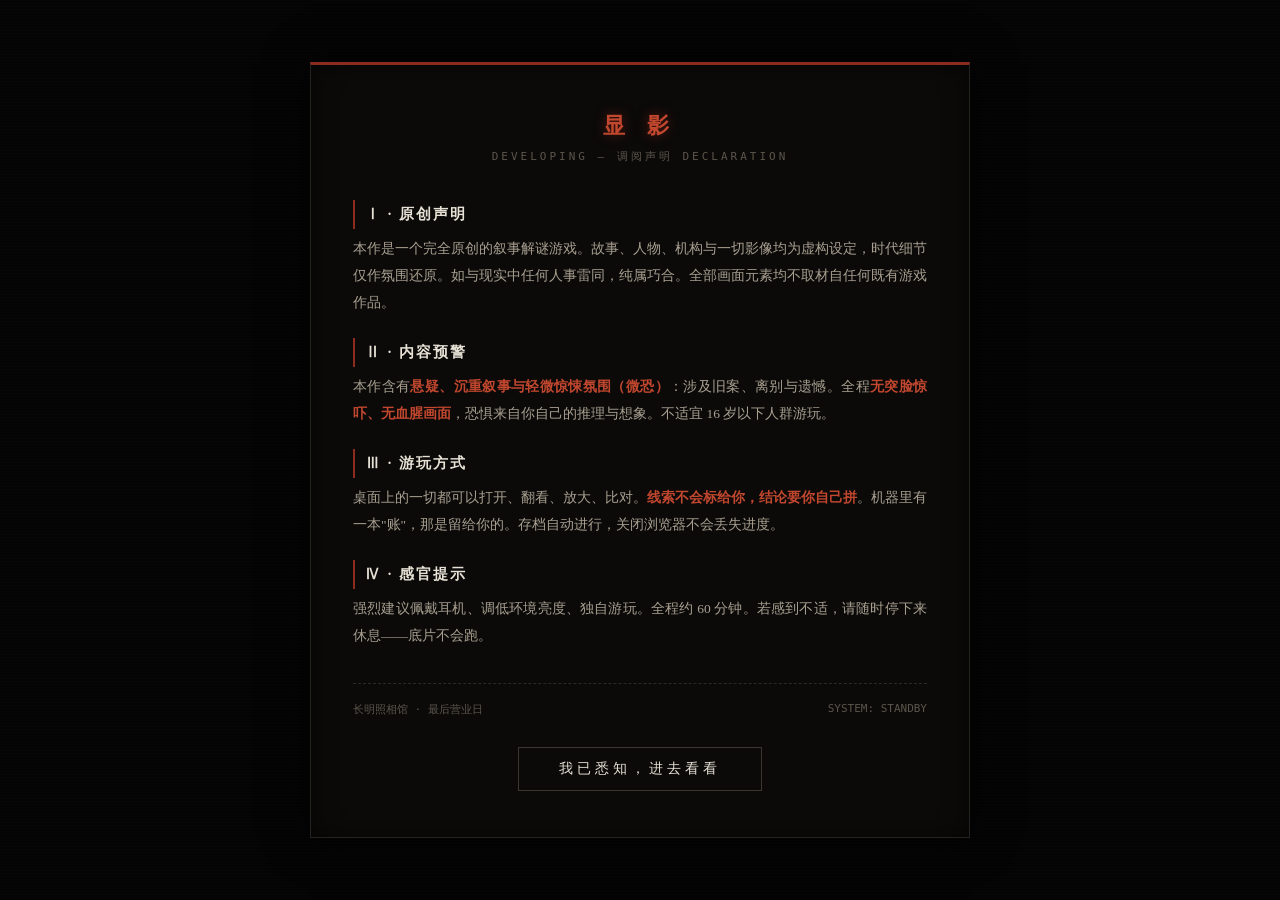
<file: index.html>
<!DOCTYPE html>
<html lang="zh-CN">
<head>
<meta charset="UTF-8">
<meta name="viewport" content="width=device-width, initial-scale=1.0">
<title>显影 · 调阅声明</title>
<style>
  * { margin:0; padding:0; box-sizing:border-box; user-select:none; }
  body, html { width:100%; height:100%; background:#070606; color:#c9c2b6; font-family:"SimSun","宋体",serif; display:flex; align-items:center; justify-content:center; }
  body::before { content:""; position:fixed; inset:0; pointer-events:none; z-index:5;
    background: linear-gradient(rgba(18,16,16,0) 50%, rgba(0,0,0,.22) 50%); background-size:100% 3px; }
  .box { position:relative; z-index:10; width:92%; max-width:660px; max-height:92vh; overflow-y:auto;
    background:#0b0a09; border:1px solid #262220; border-top:3px solid #8c2b1e; padding:46px 42px;
    box-shadow: 0 0 40px rgba(0,0,0,.9), inset 0 0 24px rgba(0,0,0,.6);
    opacity:0; transform:scale(.985); animation:boot 1.4s cubic-bezier(.2,.8,.2,1) forwards; }
  .box::-webkit-scrollbar { width:4px; } .box::-webkit-scrollbar-thumb { background:#8c2b1e; }
  @keyframes boot { to { opacity:1; transform:none; } }
  h1 { text-align:center; color:#c2472f; font-size:22px; letter-spacing:8px; margin-bottom:8px; text-shadow:0 0 12px rgba(160,40,20,.5); }
  .sub { text-align:center; color:#5c554b; font-size:11px; font-family:monospace; letter-spacing:3px; margin-bottom:36px; }
  .clause { margin-bottom:22px; font-size:13.5px; line-height:2; color:#a89f90; text-align:justify; }
  .clause b { display:block; color:#e8e2d6; font-size:14.5px; margin-bottom:6px; border-left:2px solid #8c2b1e; padding-left:10px; letter-spacing:2px; }
  .red { color:#c2472f; font-weight:bold; }
  .meta { margin-top:34px; padding-top:18px; border-top:1px dashed #2c2825; display:flex; justify-content:space-between; font-size:11px; color:#5c554b; font-family:monospace; }
  .go { margin-top:30px; text-align:center; }
  .btn { background:transparent; color:#e8e2d6; border:1px solid #3c3630; padding:12px 40px; font-size:14px;
    letter-spacing:4px; font-family:"SimSun",serif; cursor:pointer; transition:all .3s; }
  .btn:hover { border-color:#c2472f; color:#c2472f; box-shadow:0 0 16px rgba(160,40,20,.35); }
  .fadeout { animation:off 1s forwards; }
  @keyframes off { 50% { filter:contrast(2) brightness(.5);} 100% { opacity:0; filter:blur(2px);} }
</style>
</head>
<body>
  <div class="box" id="box">
    <h1>显 影</h1>
    <div class="sub">DEVELOPING — 调阅声明 DECLARATION</div>

    <div class="clause"><b>Ⅰ · 原创声明</b>
      本作是一个完全原创的叙事解谜游戏。故事、人物、机构与一切影像均为虚构设定，时代细节仅作氛围还原。如与现实中任何人事雷同，纯属巧合。全部画面元素均不取材自任何既有游戏作品。</div>

    <div class="clause"><b>Ⅱ · 内容预警</b>
      本作含有<span class="red">悬疑、沉重叙事与轻微惊悚氛围（微恐）</span>：涉及旧案、离别与遗憾。全程<span class="red">无突脸惊吓、无血腥画面</span>，恐惧来自你自己的推理与想象。不适宜 16 岁以下人群游玩。</div>

    <div class="clause"><b>Ⅲ · 游玩方式</b>
      桌面上的一切都可以打开、翻看、放大、比对。<span class="red">线索不会标给你，结论要你自己拼</span>。机器里有一本"账"，那是留给你的。存档自动进行，关闭浏览器不会丢失进度。</div>

    <div class="clause"><b>Ⅳ · 感官提示</b>
      强烈建议佩戴耳机、调低环境亮度、独自游玩。全程约 60 分钟。若感到不适，请随时停下来休息——底片不会跑。</div>

    <div class="meta"><span>长明照相馆 · 最后营业日</span><span>SYSTEM: STANDBY</span></div>

    <div class="go"><button class="btn" id="ok">我已悉知，进去看看</button></div>
  </div>

<script>
  document.getElementById('ok').addEventListener('click', function () {
    const b = document.getElementById('box');
    b.classList.add('fadeout');
    setTimeout(() => location.href = 'intro.html', 1000);
  });
</script>
</body>
</html>
</file>
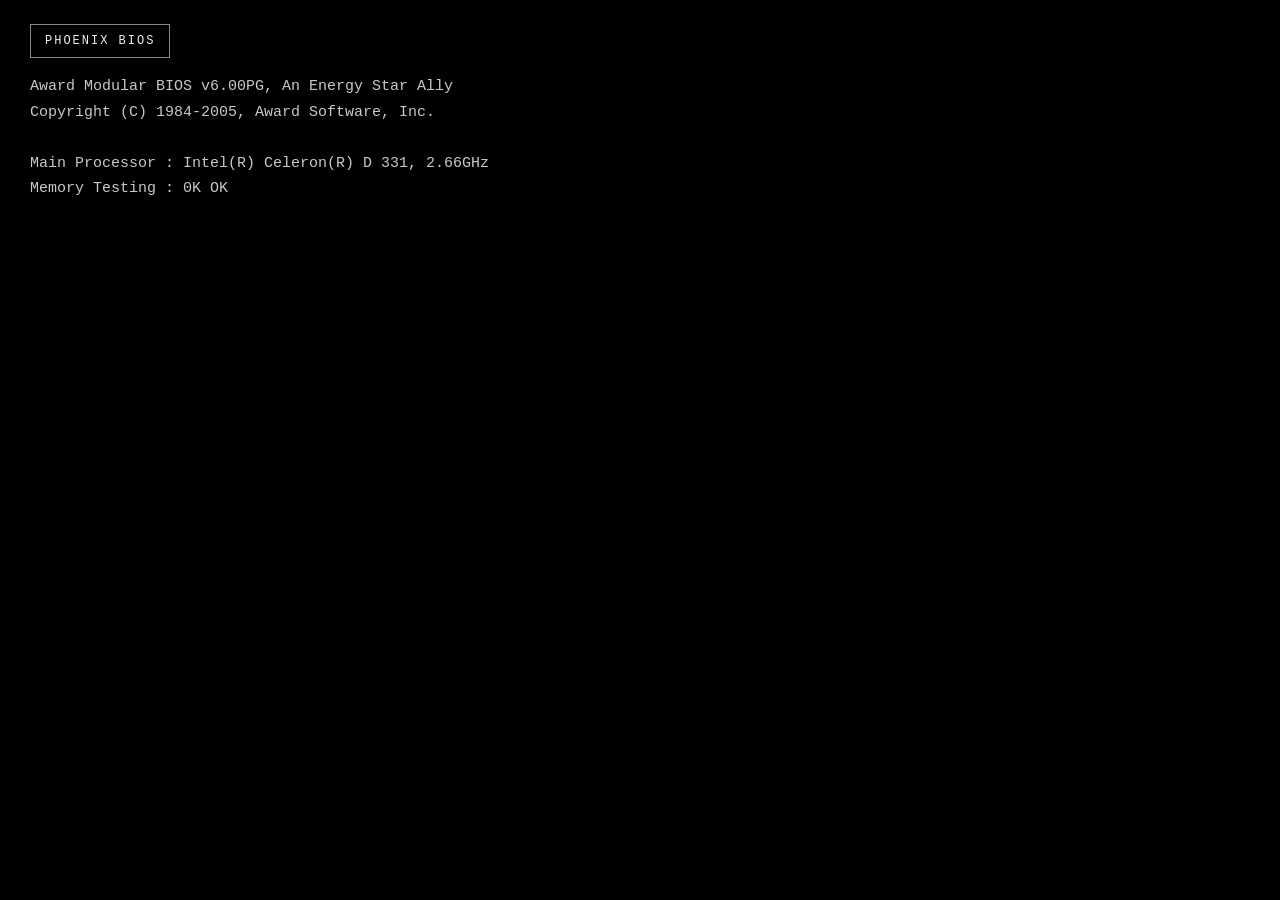
<file: boot.html>
<!DOCTYPE html>
<html lang="zh-CN">
<head>
<meta charset="UTF-8">
<title>系统启动中</title>
<style>
  body, html { margin:0; height:100%; background:#000; overflow:hidden; font-family:"Courier New",monospace; }
  #bios { color:#c8c8c8; font-size:15px; padding:24px 30px; line-height:1.7; }
  #bios .lg { color:#eee; border:1px solid #888; display:inline-block; padding:6px 14px; font-size:12px; letter-spacing:2px; margin-bottom:16px; }
  .bl { display:none; }
  .cur { display:inline-block; width:9px; height:15px; background:#c8c8c8; animation:b .8s steps(1) infinite; vertical-align:-2px; }
  @keyframes b { 50% { opacity:0; } }
  #xp { display:none; position:absolute; inset:0; background:linear-gradient(160deg,#5a7edc 0%,#3b62b8 50%,#1c3d7a 100%);
        flex-direction:column; align-items:center; justify-content:center; }
  .lg-xp { text-align:center; margin-bottom:60px; }
  .lg-xp .ms { color:#dcdcdc; font-family:"Trebuchet MS",sans-serif; font-size:20px; letter-spacing:1px; }
  .lg-xp .t { font-family:"Trebuchet MS",sans-serif; }
  .lg-xp .win { color:#fff; font-size:52px; font-style:italic; font-weight:bold; }
  .lg-xp .xp5 { color:#ff9a19; font-size:52px; font-weight:bold; }
  .lg-xp .pro { color:#dcdcdc; font-size:18px; letter-spacing:4px; }
  .track { width:210px; height:16px; border:2px solid #b3c2d4; border-radius:5px; background:#000; overflow:hidden; position:relative; }
  .bar { position:absolute; top:2px; bottom:2px; width:38px; border-radius:2px;
         background:linear-gradient(to bottom,#2d55f4,#577df8,#2d55f4); animation:xp 1.6s linear infinite; }
  @keyframes xp { from { left:-42px; } to { left:214px; } }
  .cp { position:absolute; bottom:36px; width:100%; text-align:center; color:#dcdcdc; font-size:14px; font-family:"Trebuchet MS",sans-serif; }
</style>
</head>
<body>
  <div id="bios">
    <div class="lg">PHOENIX BIOS</div>
    <div class="bl">Award Modular BIOS v6.00PG, An Energy Star Ally</div>
    <div class="bl">Copyright (C) 1984-2005, Award Software, Inc.</div>
    <div class="bl"><br>Main Processor : Intel(R) Celeron(R) D 331, 2.66GHz</div>
    <div class="bl">Memory Testing : <span id="mem">0</span>K OK</div>
    <div class="bl"><br>Primary Master  : ST340014A  40GB</div>
    <div class="bl">Primary Slave   : None</div>
    <div class="bl">Secondary Master: LTR-48246S CD-RW</div>
    <div class="bl"><br>Press DEL to enter SETUP</div>
    <div class="bl"><br>Detecting IDE drives ... <span class="cur"></span></div>
  </div>

  <div id="xp">
    <div class="lg-xp">
      <div class="ms">Microsoft<span style="font-size:9px">®</span></div>
      <div class="t"><span class="win">Windows</span><span class="xp5">xp</span></div>
      <div class="pro">Professional</div>
    </div>
    <div class="track"><div class="bar"></div></div>
    <div class="cp">Copyright © 1985-2005 Microsoft Corporation</div>
  </div>

<script>
  const bl = document.querySelectorAll('.bl');
  bl.forEach((el, i) => setTimeout(() => el.style.display = 'block', 150 + i * 260));
  setTimeout(() => {
    const m = document.getElementById('mem'); let v = 0;
    const t = setInterval(() => { v += 65536; m.textContent = v; if (v >= 524288) { clearInterval(t); m.textContent = '524288'; } }, 60);
  }, 1100);
  setTimeout(() => {
    document.getElementById('bios').style.display = 'none';
    setTimeout(() => {
      document.getElementById('xp').style.display = 'flex';
      setTimeout(() => location.href = 'login.html', 4200);
    }, 350);
  }, 4200);
</script>
</body>
</html>
</file>
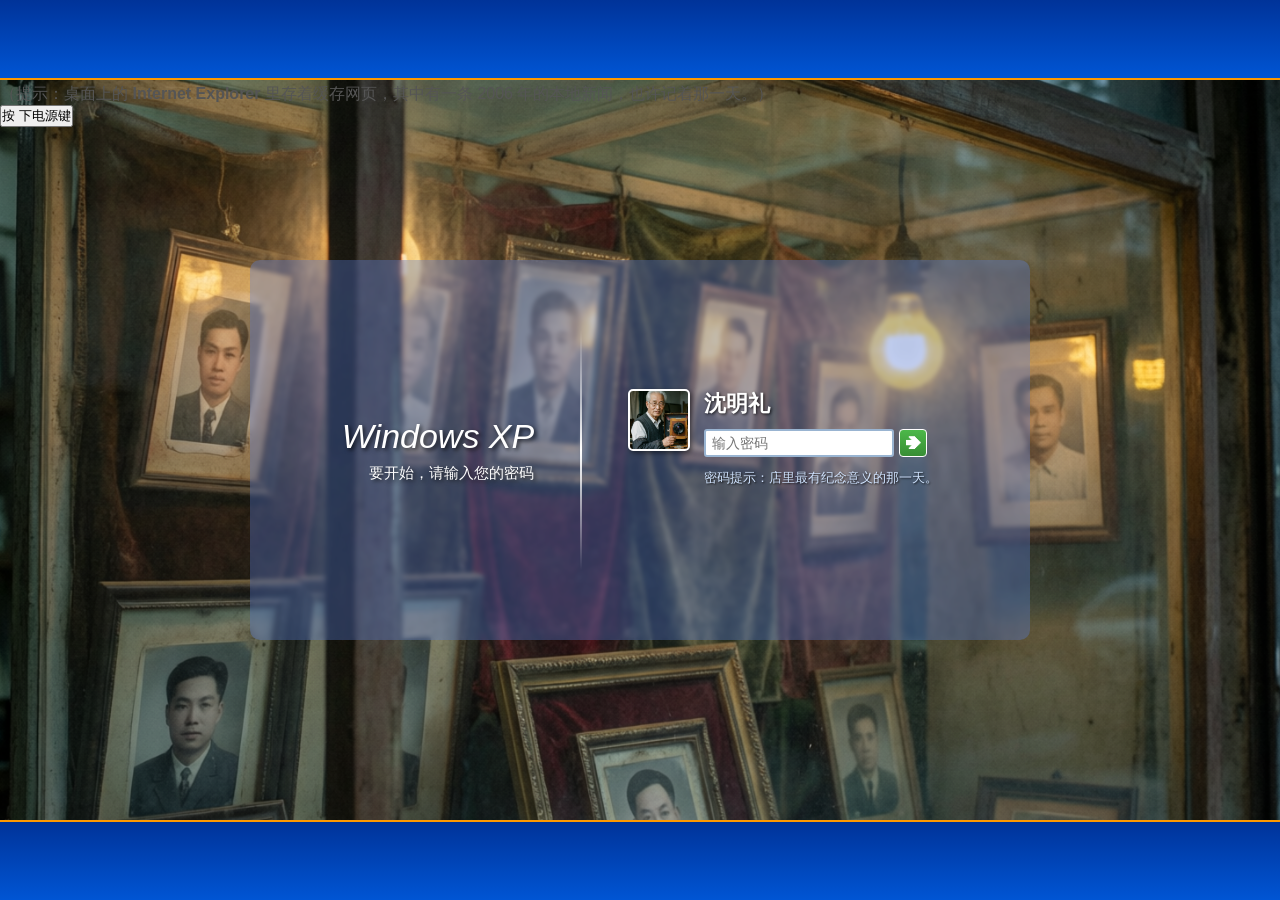
<file: desktop.html>
<!DOCTYPE html>
<html lang="zh-CN">
<head>
<meta charset="UTF-8">
<meta name="viewport" content="width=device-width, initial-scale=1.0">
<title>长明照相馆 · 内部机</title>
<link rel="stylesheet" href="shared/xp.css">
<style>
  body { background:#3a6ea5 url('assets/img/wallpaper.jpg') center/cover fixed no-repeat; }
  #desk { transition: opacity 1.2s; }
  .notice-banner {
    position:absolute; top:10px; left:50%; transform:translateX(-50%); z-index:800;
    background:rgba(10,20,40,.72); color:#cfe0ff; font-size:12px; padding:6px 16px; border-radius:3px;
    border:1px solid rgba(120,160,220,.4); letter-spacing:2px; display:none;
  }
  .notice-banner.show { display:block; }
</style>
</head>
<body>
<div id="desk">
  <div class="notice-banner" id="banner"></div>

  <!-- ================= 桌面图标 ================= -->
  <div class="desktop" id="icons">
    <div class="dicon" data-app="explorer"><div class="ic">🗄️</div><div class="lb">档案库</div></div>
    <div class="dicon" data-app="lighttable"><div class="ic">🔬</div><div class="lb">明室<br>（底片分析）</div></div>
    <div class="dicon" data-app="ledger"><div class="ic">📊</div><div class="lb">取件台账</div></div>
    <div class="dicon" data-app="phone"><div class="ic">☎️</div><div class="lb">电话</div></div>
    <div class="dicon" data-app="tapes"><div class="ic">📻</div><div class="lb">录音带</div></div>
    <div class="dicon" data-app="ie"><div class="ic">🌐</div><div class="lb">Internet<br>Explorer</div></div>
    <div class="dicon" data-app="board"><div class="ic">📕</div><div class="lb">师傅的账</div></div>
    <div class="dicon" data-app="printq"><div class="ic">🖨️</div><div class="lb">打印队列</div></div>
    <div class="dicon" data-app="bin"><div class="ic">🗑️</div><div class="lb">回收站</div></div>
  </div>

  <!-- ================= 任务栏 ================= -->
  <div class="taskbar">
    <button class="start-btn" id="startBtn">开始</button>
    <div class="task-items" id="taskItems"></div>
    <div class="tray">
      <span class="mute-btn" id="muteBtn" title="声音">🔊</span>
      <span id="nightInfo">12-25</span>
      <span id="clockInfo">20:00</span>
    </div>
  </div>
  <div class="start-menu" id="startMenu">
    <div class="sm-header"><div class="avatar"></div><span>路明</span></div>
    <div class="sm-body">
      <div class="sm-item" id="smAbout">关于这台机器</div>
      <div class="sm-item" id="smReset">重新开始（清除存档）</div>
    </div>
    <div class="sm-footer"><button class="sm-btn" id="smShutdown">关闭计算机(U)</button></div>
  </div>

  <!-- ================= 窗口：档案库 ================= -->
  <div class="xpwin" id="win-explorer" data-title="档案库 — 扫描底片与文档">
    <div class="xp-titlebar"><span>档案库</span><div class="xp-close">X</div></div>
    <div class="xp-toolbar"><span>← 后退</span><span>文件(F)</span><span>编辑(E)</span><span>查看(V)</span><span style="margin-left:auto;color:#777" id="explorerPath"></span></div>
    <div class="xp-body" style="padding:0"><div class="explorer-wrap">
      <div class="explorer-side" id="explorerSide"></div>
      <div class="explorer-main" id="explorerMain"></div>
    </div></div>
  </div>

  <!-- ================= 窗口：明室 ================= -->
  <div class="xpwin" id="win-lighttable" data-title="明室 — 底片分析台 v0.9β" style="width:760px">
    <div class="xp-titlebar"><span>明室 — 底片分析台</span><div class="xp-close">X</div></div>
    <div class="xp-toolbar">
      <select id="ltSelect" class="xp-input" style="font-size:11px"></select>
      <button class="xp-btn" id="ltInvert" style="padding:2px 10px">反相</button>
      <button class="xp-btn" id="ltMirror" style="padding:2px 10px">镜像</button>
      <button class="xp-btn" id="ltMag" style="padding:2px 10px">放大镜</button>
      <span style="color:#777">暗房红灯下，能看清多少，看手艺。</span>
    </div>
    <div class="xp-body">
      <div class="lighttable-wrap">
        <div class="lt-stage" id="ltStage">
          <img class="main" id="ltImg" alt="">
          <div class="lt-overlay" id="ltOverlay"></div>
          <div class="lt-mag" id="ltMagGlass"></div>
        </div>
        <div class="lt-ctl">
          <span>亮度</span><input type="range" id="rBright" min="40" max="260" value="100"><span id="vBright">100%</span>
          <span>对比</span><input type="range" id="rContrast" min="40" max="260" value="100"><span id="vContrast">100%</span>
          <span>红通道</span><input type="range" id="rRed" min="0" max="100" value="0"><span id="vRed">0</span>
        </div>
      </div>
      <div id="ltNote" style="margin-top:8px;font-size:11px;color:#555;line-height:1.8"></div>
    </div>
  </div>

  <!-- ================= 窗口：台账 ================= -->
  <div class="xpwin" id="win-ledger" data-title="取件台账 — 长明照相馆">
    <div class="xp-titlebar"><span>取件台账管理系统 [单机版]</span><div class="xp-close">X</div></div>
    <div class="xp-body">
      <div id="ledgerGate">
        <div class="ledger-screen">
          <div class="ledger-line">长明照相馆 · 取件台账管理系统 1996-2006</div>
          <div class="ledger-line">Copyright 长明照相馆 内部使用</div>
          <div class="ledger-line">&nbsp;</div>
          <div class="ledger-line">请输入开启口令：<input class="xp-input" id="ledgerPwd" style="width:120px;font-family:monospace" maxlength="6">
            <button class="xp-btn" id="ledgerGo">登 录</button></div>
          <div class="ledger-line err" id="ledgerErr" style="color:#ff6a6a"></div>
          <div class="ledger-line" style="color:#3f8f5f;margin-top:14px">口令提示（师傅字迹扫描）：挂在暗房门后那串。</div>
        </div>
      </div>
      <div id="ledgerApp" style="display:none">
        <div class="ledger-screen">
          <div class="ledger-line" style="color:#b8ffd0">检索：&nbsp;
            姓名/关键字 <input class="xp-input" id="qKeyword" style="width:110px;font-family:monospace">
            日期 <input class="xp-input" id="qFrom" style="width:80px;font-family:monospace" placeholder="如 1998-12">
            <button class="xp-btn" id="qGo">查 询</button>
            <button class="xp-btn" id="qAll">全部(1998)</button>
          </div>
          <div class="ledger-line" id="qStatus">就绪。<span class="ledger-cursor"></span></div>
          <div id="qResult"></div>
        </div>
      </div>
    </div>
  </div>

  <!-- ================= 窗口：电话 ================= -->
  <div class="xpwin" id="win-phone" data-title="电话 — 拨号盘" style="width:520px">
    <div class="xp-titlebar"><span>电话</span><div class="xp-close">X</div></div>
    <div class="xp-body">
      <div class="phone-body">
        <div>
          <div id="phoneBook" style="margin-bottom:10px;display:flex;flex-direction:column;gap:6px"></div>
          <div class="phone-pad" id="phonePad"></div>
        </div>
        <div class="phone-lcd" id="phoneLcd">待机。<br><br>（从纸质材料里找到号码后，通讯录会亮起来。）</div>
      </div>
    </div>
  </div>

  <!-- ================= 窗口：录音带 ================= -->
  <div class="xpwin" id="win-tapes" data-title="录音带 — 数字化录音">
    <div class="xp-titlebar"><span>录音带</span><div class="xp-close">X</div></div>
    <div class="xp-body">
      <div class="tape-row" id="tapeRow"></div>
      <div class="rn-noise" id="tapeScreen" style="display:none"></div>
    </div>
  </div>

  <!-- ================= 窗口：IE ================= -->
  <div class="xpwin" id="win-ie" data-title="Internet Explorer — 离线缓存">
    <div class="xp-titlebar"><span>Internet Explorer</span><div class="xp-close">X</div></div>
    <div class="xp-toolbar"><span style="color:#777">地址</span><input class="xp-input" style="flex:1;font-size:11px" value="http://cache.local/（离线缓存模式）" readonly></div>
    <div class="xp-body">
      <div id="ieHome" style="display:flex;flex-direction:column;gap:10px">
        <div style="font-size:12px;color:#333;line-height:2">脱机工作状态。以下为历史缓存快照：</div>
        <div class="clue-chip" data-url="web/ie_news.html">★ 2006 ·《城南旧事：一家老照相馆的数码转身》 — 城南周刊</div>
        <div class="clue-chip" data-url="web/ie_bbs.html">★ 2024 · 白川论坛 —「老城 · 拆迁」版块快照</div>
        <div class="clue-chip" data-url="web/ie_gov.html">★ 2024 · 区政府门户 — 旧城改造公示与捐赠签约</div>
      </div>
      <iframe class="ie-iframe" id="ieFrame" style="display:none"></iframe>
      <div style="margin-top:8px"><button class="xp-btn" id="ieBack" style="display:none">← 返回缓存列表</button></div>
    </div>
  </div>

  <!-- ================= 窗口：档案板 ================= -->
  <div class="xpwin" id="win-board" data-title="师傅的账" style="width:680px">
    <div class="xp-titlebar"><span>师傅的账（底稿）.doc</span><div class="xp-close">X</div></div>
    <div class="xp-body">
      <p style="font-size:12px;color:#333;line-height:2;margin-bottom:10px">
        文档是一张没写完的对照表。师傅的批注：<span class="red-pen">"把线索钉进格子里。一格钉错，全盘皆输。钉对一组，我留的话就出来一行。"</span></p>
      <div class="board-grid">
        <div class="board-group"><h4>── 钱 ──（钱从哪来，到哪去）</h4><div class="board-slots" data-g="G1"></div></div>
        <div class="board-group"><h4>── 人 ──（那天夜里，河边都有谁）</h4><div class="board-slots" data-g="G2"></div></div>
        <div class="board-group"><h4>── 纸 ──（证据在哪，为什么沉默）</h4><div class="board-slots" data-g="G3"></div></div>
      </div>
      <div style="margin-top:12px"><div style="font-size:11px;color:#666;margin-bottom:6px">线索筐（点击线索，再点格子钉入）：</div><div id="boardPool"></div></div>
    </div>
  </div>

  <!-- ================= 窗口：打印队列 ================= -->
  <div class="xpwin" id="win-printq" data-title="打印队列" style="width:560px">
    <div class="xp-titlebar"><span>打印队列 — HP Deskjet 1220C</span><div class="xp-close">X</div></div>
    <div class="xp-body">
      <table style="width:100%;border-collapse:collapse;font-size:11.5px" id="pqTable">
        <thead><tr style="background:#dfe8f6"><th style="text-align:left;padding:5px">文档名</th><th style="text-align:left;padding:5px">发送时间</th><th style="padding:5px">状态</th></tr></thead>
        <tbody id="pqBody"></tbody>
      </table>
      <div class="hintbox" id="pqHint" style="display:none"></div>
    </div>
  </div>

  <!-- ================= 窗口：回收站 ================= -->
  <div class="xpwin" id="win-bin" data-title="回收站" style="width:600px">
    <div class="xp-titlebar"><span>回收站</span><div class="xp-close">X</div></div>
    <div class="xp-body">
      <p style="font-size:12px;color:#333;margin-bottom:10px;line-height:2">回收站未清空。师傅最后没有删掉它们——只是拖了进来，又停了手。</p>
      <div id="binList"></div>
    </div>
  </div>

  <!-- ================= 通用查看器（照片/文档） ================= -->
  <div class="xpwin" id="win-viewer" data-title="查看器" style="width:720px">
    <div class="xp-titlebar"><span id="viewerTitle">查看</span><div class="xp-close">X</div></div>
    <div class="xp-body" id="viewerBody"></div>
  </div>

  <!-- ================= 最终：挂号信 ================= -->
  <div class="xpwin" id="win-letter" data-title="挂号信 — 已写好，未寄出" style="width:640px">
    <div class="xp-titlebar"><span>挂号信（在柜台抽屉里）</span><div class="xp-close">X</div></div>
    <div class="xp-body">
      <div class="doc-paper" id="letterPaper"></div>
      <div style="margin-top:14px;text-align:center" id="letterActions"></div>
    </div>
  </div>
</div>

<div class="wall-figure" id="wallFigure"></div>
<div class="breath-dim" id="breathDim"></div>
<div class="breath-text" id="breathText">……有人站在你身后看屏幕。</div>
<div class="crt-overlay"></div>
<div class="crt-vignette"></div>

<script src="shared/core.js"></script>
<script>
/* ============================================================
   《显影》 桌面主程序
   ============================================================ */
if (!XY.flag('login')) { location.href = 'login.html'; }
XY.load().started = true; XY.save();

const $ = s => document.querySelector(s);
const $$ = s => Array.from(document.querySelectorAll(s));
const S = () => XY.load();

/* ---------------- 窗口管理 ---------------- */
let zTop = 100;
function openWin(id) {
  const w = document.getElementById(id);
  if (!w) return;
  w.classList.add('open');
  w.style.zIndex = ++zTop;
  addTask(id);
  SFX.hdd();
  if (window.innerWidth < 720) { w.style.left = '2vw'; w.style.top = '2vh'; w.style.width = '96vw'; }
}
function closeWin(id) {
  document.getElementById(id).classList.remove('open');
  removeTask(id);
}
function addTask(id) {
  const w = document.getElementById(id);
  if (document.querySelector(`.task-item[data-w="${id}"]`)) return;
  const t = document.createElement('div');
  t.className = 'task-item'; t.dataset.w = id; t.textContent = (w.dataset.title || id).slice(0, 14);
  t.addEventListener('click', () => {
    if (w.classList.contains('open')) { w.style.zIndex = ++zTop; } else openWin(id);
  });
  $('#taskItems').appendChild(t);
}
function removeTask(id) {
  const t = document.querySelector(`.task-item[data-w="${id}"]`);
  if (t) t.remove();
}
$$('.xpwin').forEach(w => {
  const bar = w.querySelector('.xp-titlebar');
  bar.addEventListener('pointerdown', e => {
    if (e.target.classList.contains('xp-close')) return;
    w.style.zIndex = ++zTop;
    const sx = e.clientX - w.offsetLeft, sy = e.clientY - w.offsetTop;
    const mv = ev => { w.style.left = Math.max(0, ev.clientX - sx) + 'px'; w.style.top = Math.max(0, ev.clientY - sy) + 'px'; w.classList.add('dragging'); };
    const up = () => { window.removeEventListener('pointermove', mv); window.removeEventListener('pointerup', up); w.classList.remove('dragging'); };
    window.addEventListener('pointermove', mv); window.addEventListener('pointerup', up);
  });
  w.querySelector('.xp-close').addEventListener('click', () => closeWin(w.id));
});
$$('.dicon').forEach(ic => {
  ic.addEventListener('click', () => {
    $$('.dicon').forEach(d => d.classList.remove('selected'));
    ic.classList.add('selected');
  });
  ic.addEventListener('dblclick', () => launch(ic.dataset.app));
  ic.addEventListener('touchend', (e) => { e.preventDefault(); launch(ic.dataset.app); }, { passive: false });
});
function launch(app) {
  SFX.blip(660, .04, .05);
  if (app === 'explorer') { renderExplorer(); openWin('win-explorer'); }
  if (app === 'lighttable') { openWin('win-lighttable'); refreshLT(); }
  if (app === 'ledger') openWin('win-ledger');
  if (app === 'phone') { renderPhoneBook(); openWin('win-phone'); }
  if (app === 'tapes') { renderTapes(); openWin('win-tapes'); }
  if (app === 'ie') openWin('win-ie');
  if (app === 'board') { renderBoard(); openWin('win-board'); }
  if (app === 'printq') { renderPrintQ(); openWin('win-printq'); }
  if (app === 'bin') { renderBin(); openWin('win-bin'); }
  if (app === 'letter') { renderLetter(); openWin('win-letter'); }
}

/* ---------------- 时钟 / 夜 ---------------- */
function refreshClock() {
  $('#clockInfo').textContent = XY.clockText();
  const d = XY.dateOfNight(S().night);
  $('#nightInfo').textContent = d.slice(5) + ' · 距签约 ' + (7 - S().night) + ' 天';
}
XY.startClock(() => {
  refreshClock();
  if (S().horror >= 2 && Math.random() < .06) {   // 时钟偶尔倒回 23:41
    const c = $('#clockInfo'); c.textContent = '23:41'; c.style.color = '#ffb0b0';
    setTimeout(() => { refreshClock(); c.style.color = ''; }, 900);
  }
});
refreshClock();

/* ---------------- 声音 ---------------- */
$('#muteBtn').addEventListener('click', () => {
  SFX.ensure();
  const m = !S().muted; SFX.setMuted(m);
  $('#muteBtn').textContent = m ? '🔇' : '🔊';
});
document.body.addEventListener('pointerdown', function once() {
  SFX.ensure(); SFX.rain(true); SFX.hum(true);
  window.removeEventListener('pointerdown', once);
});

/* ---------------- 微恐调度 ---------------- */
function applyHorror() {
  const L = XY.horrorLevel();
  if (L >= 3) $('#wallFigure').classList.add('show');
  else $('#wallFigure').classList.remove('show');
}
SCARE.armIdle(() => {
  if (XY.horrorLevel() < 2 || XY.load().ended) return;
  const dim = $('#breathDim'), txt = $('#breathText');
  dim.classList.add('on');
  setTimeout(() => { txt.classList.add('show'); SFX.heart(); SFX.drone(3, .07); }, 1800);
  setTimeout(() => { dim.classList.remove('on'); txt.classList.remove('show'); }, 5600);
}, 55);
document.addEventListener('xy:clue', () => { applyHorror(); toast('线索已收入案卷（右上"师傅的账"可查看进度）。'); });
document.addEventListener('xy:night', () => { applyHorror(); refreshClock(); banner('夜里。雨没停。日子又少了一天。'); if (S().night >= 6) { SFX.drone(5, .06); } });

function toast(msg) {
  const t = document.createElement('div');
  t.className = 'clue-toast'; t.textContent = msg;
  document.body.appendChild(t);
  requestAnimationFrame(() => t.classList.add('show'));
  setTimeout(() => { t.classList.remove('show'); setTimeout(() => t.remove(), 500); }, 3400);
}
function banner(msg) {
  const b = $('#banner'); b.textContent = msg; b.classList.add('show');
  setTimeout(() => b.classList.remove('show'), 4200);
}

/* ---------------- 查看器 ---------------- */
function viewer(title, html, onOpen) {
  $('#viewerTitle').textContent = title;
  $('#viewerBody').innerHTML = html;
  openWin('win-viewer');
  onOpen && onOpen();
}

/* ============================================================
   档案库
   ============================================================ */
const EXPLORER_TREE = {
  '扫描底片库': () => [
    { n: '卷19 · 百日合影(1998)', ic: '🎞️', act: () => openContactSheet('R19') },
    { n: '卷23 · 厂区冬修(1998)', ic: '🎞️', act: () => openContactSheet('R23') },
    { n: '卷40 · 清淤之前(2024)', ic: '🎞️', act: () => openContactSheet('R40') },
    { n: XY.flag('r41open') ? '卷41 · 白（工号041）' : '卷41 · 未命名 [锁]', ic: XY.flag('r41open') ? '🎞️' : '🔒', act: () => gateR41() },
  ],
  '文档': () => [
    { n: '日记_1998.txt', ic: '📄', act: () => showDoc('diary98') },
    { n: '日记_2024.txt', ic: '📄', act: () => showDoc('diary24') },
    { n: '笔录_1998_甲.jpg', ic: '🖼️', act: () => showDoc('bijia') },
    { n: '笔录_1998_乙.jpg', ic: '🖼️', act: () => showDoc('bijib') },
    { n: '剪报_1999.jpg', ic: '🖼️', act: () => showDoc('clip99') },
    { n: XY.flag('letterDraft') ? '遗书草稿.doc' : '（一个加密的空文档）', ic: '📝', locked: !XY.flag('letterDraft'), act: () => showDoc('yishu') },
    XY.flag('printDone') ? { n: '白秀娟_补打_第26张.jpg', ic: '🖼️', act: () => showDoc('print26') } : null,
  ].filter(Boolean),
  '已恢复': () => XY.load().binRestored.map(id => BIN_ITEMS.find(b => b.id === id)).filter(Boolean).map(b => ({
    n: b.name, ic: '🖼️', act: () => viewer(b.name, b.restoredHtml, b.onRestoreView)
  }))
};
let curFolder = '扫描底片库';
function renderExplorer() {
  const side = $('#explorerSide');
  side.innerHTML = '';
  Object.keys(EXPLORER_TREE).forEach(f => {
    const d = document.createElement('div');
    d.className = 'fd' + (f === curFolder ? ' active' : '');
    d.textContent = (f === '已恢复' && !XY.load().binRestored.length) ? '已恢复（空）' : f;
    d.addEventListener('click', () => { curFolder = f; renderExplorer(); });
    side.appendChild(d);
  });
  $('#explorerPath').textContent = 'C:\\长明照相馆\\' + curFolder;
  const main = $('#explorerMain');
  main.innerHTML = '';
  const items = EXPLORER_TREE[curFolder]();
  if (!items.length) main.innerHTML = '<div style="color:#888;font-size:12px">（空）</div>';
  items.forEach(it => {
    const d = document.createElement('div');
    d.className = 'fitem' + (it.locked ? ' locked' : '');
    d.innerHTML = `<div class="fi">${it.ic}</div><div class="fl">${it.n}</div>`;
    d.addEventListener('click', () => { if (!it.locked) it.act(); else toast('锁着。提示就写在文件名或别的东西里。'); });
    main.appendChild(d);
  });
}
function showDoc(id) { DOCS[id](); }

/* ---------------- 印样（接触印样） ---------------- */
const FILMS = {
  R19: {
    title: '卷19 · 百日合影（1998-12-14）', cols: 3, count: 6,
    cells: { 1: { img: 'assets/img/shopwindow.jpg', note: '百日照·棚拍 布景前' }, 2: { text: '照片背书（钢笔字）：“苗苗百日。凤英抱着，不敢笑。”' } },
    hint: '严凤英的女儿严苗苗。台账里能查到这次拍摄。'
  },
  R23: {
    title: '卷23 · 厂区冬修（1998-11-30）', cols: 4, count: 8,
    cells: {
      2: { img: 'assets/img/qin.jpg', note: '厂办主任秦有利在冬修现场（左手边第二人）', clue: 'c_qin_face', clueText: '认出了脸：秦有利，当年厂办主任。' },
      5: { img: 'assets/img/ledgerpage.jpg', note: '车间墙上的考勤板' },
    },
    hint: '厂里最后一次“全员动员”。照片是师傅去拍的。'
  },
  R40: {
    title: '卷40 · 清淤之前（2024-11-28）', cols: 2, count: 4,
    cells: {
      1: { img: 'assets/img/shopinterior.jpg', note: '店堂。一切如旧。' },
      2: { special: 'darkroom', note: '暗房门后。红光下有排钥匙柜。', clue: 'c_darkroom' },
    },
    hint: '师傅最后扫进机器的四张照片。'
  },
  R41: {
    title: '卷41 · 白（工号041）', cols: 6, count: 36,
    cells: {
      5: { special: 'ledger1' },
      12: { special: 'ledger2' },
      21: { img: 'assets/img/river.jpg', note: '河边。冬天的水位线。' },
      28: { special: 'envelope' },
      33: { img: 'assets/img/shopwindow.jpg', note: '……是我们店的橱窗。她来过。', clue: 'c_f39', clueText: '第33格：她拍过我们店的橱窗——出事前，她来过。' },
      36: { burn: true, note: '' },
    },
    hint: '河泥里那台海鸥4B里的胶卷。师傅用她的工号给它编了号。'
  }
};
function openContactSheet(rid) {
  XY.addList('rolls', rid);
  const F = FILMS[rid];
  let cellsHtml = '';
  for (let i = 1; i <= F.count; i++) {
    const c = F.cells[i];
    if (c && c.burn) { cellsHtml += `<div class="cs-cell burn" data-no="${i}"><span class="no">${i}</span></div>`; continue; }
    const img = c && c.img ? c.img : (i % 2 ? 'assets/img/river.jpg' : 'assets/img/shopinterior.jpg');
    cellsHtml += `<div class="cs-cell" data-no="${i}"><span class="no">${i}</span><img src="${img}"></div>`;
  }
  viewer(F.title, `
    <div class="contact-sheet" style="grid-template-columns:repeat(${F.cols},1fr)">${cellsHtml}</div>
    <p style="margin-top:10px;font-size:11.5px;color:#555;line-height:1.9">${F.hint || ''}（点格看大图；格 ${Object.keys(F.cells).join('、')} 值得细看）</p>
    <div id="zoomArea"></div>
  `, () => {
    if (rid === 'R41') grant('c_rolls41', '看过卷41的印样：三十六格账页与河。');
    $$('#viewerBody .cs-cell').forEach(cell => {
      cell.addEventListener('click', () => zoomCell(rid, +cell.dataset.no));
    });
    if (XY.horrorLevel() >= 3 && rid === 'R41') {
      setTimeout(() => {
        const cells = $$('#viewerBody .cs-cell');
        if (!cells.length) return;
        const c = cells[Math.floor(Math.random() * cells.length)];
        c.style.transition = 'filter 1s'; c.style.filter = 'sepia(1) hue-rotate(-40deg) saturate(4)';
        SFX.drone(2, .06);
        setTimeout(() => c.style.filter = '', 1400);
      }, 2500);
    }
  });
}
function zoomCell(rid, no) {
  zoomCellInner(rid, no);
  setTimeout(() => {
    const body = document.getElementById('viewerBody');
    if (!body || body.querySelector('#backSheet')) return;
    const d = document.createElement('div');
    d.style.cssText = 'margin-top:14px;text-align:center';
    d.innerHTML = '<button class="xp-btn" id="backSheet">← 返回印样</button>';
    d.querySelector('button').addEventListener('click', () => openContactSheet(rid));
    body.appendChild(d);
  }, 30);
}
function zoomCellInner(rid, no) {
  const F = FILMS[rid]; const c = F.cells[no];
  XY.addList('frames', rid + '-' + no);
  if (!c && true) {}
  if (c && c.text && !c.img && !c.special && !c.burn) {
    viewer(`第${no}格`, `
      <div class="doc-paper" style="font-family:'KaiTi',serif;font-size:15px">${c.text}</div>
      ${c.clue ? `<div style="text-align:center;margin-top:8px"><button class="xp-btn" data-clue="${c.clue}" data-ct="${c.clueText}">看清了（记入案卷）</button></div>` : ''}
    `);
    bindClueBtns();
    return;
  }
  if (!c) {
    viewer(`第${no}格`, `<div style="color:#666;font-size:12px;line-height:2">普通的一格。曝光正常，内容平常。<br>（不是每一格都有话要说。）</div>`);
    return;
  }
  if (c.burn) {
    viewer(`第36格`, `
      <div style="background:#0a0806;padding:40px;text-align:center;border:1px solid #332"> 
        <div style="font-size:60px;color:#2b2119">⬛</div>
        <p style="color:#7a6a55;font-size:12px;margin-top:14px;line-height:2">药膜烧灼。相纸层面的图像被高温毁掉了。<br>但师傅 2024 年扫描时留过一句备注：<span class="red-pen">“纸烧了，片没烧。片在。”</span></p>
      </div>`);
    return;
  }
  if (c.special === 'darkroom') {
    viewer('暗房门后（放大）', `
      <div style="position:relative;background:#1a0f0d;border:1px solid #422;padding:10px">
        <img src="assets/img/shopinterior.jpg" style="width:100%;filter:sepia(.6) brightness(.55) contrast(1.2)">
        <div style="position:absolute;left:58%;top:30%;width:26%;height:34%;background:rgba(30,20,15,.85);border:1px solid #654;transform:skewY(-2deg)">
          <div style="color:#c9a86a;font-family:monospace;font-size:18px;text-align:center;margin-top:34%;letter-spacing:4px;transform:rotate(-3deg)">7-4-3</div>
          <div style="color:#8a7350;font-size:9px;text-align:center">备用钥匙柜</div>
        </div>
      </div>
      <p style="font-size:12px;color:#555;margin-top:8px;line-height:2">暗房门后那排钥匙柜，最下面一档挂着台账柜的钥匙牌。<b>7-4-3</b>。<span class="red-pen">（师傅字迹：还是老地方。）</span></p>
      <div style="text-align:center;margin-top:8px"><button class="xp-btn" data-clue="c_key743" data-ct="记下了：台账口令 743。">看清了（记入案卷）</button></div>
    `);
    bindClueBtns();
    return;
  }
  if (c.special === 'ledger1' || c.special === 'ledger2') {
    const one = c.special === 'ledger1';
    viewer(`第${no}格 · 账页照片（放大）`, `
      <div style="position:relative;background:#0d0b08;padding:8px">
        <img src="assets/img/ledgerpage.jpg" style="width:100%;filter:brightness(.85) contrast(1.15)">
        <div style="position:absolute;inset:8%;display:flex;flex-direction:column;justify-content:center;gap:6px;font-family:'KaiTi',serif;color:#f2e8c9;font-size:14.5px;line-height:1.9;text-shadow:0 1px 2px #000">
          ${one ? `
            <div>11-02　收 三车间集资 <b>420,000</b></div>
            <div>11-16　收 后勤集资 <b>180,000</b></div>
            <div style="color:#ff9c8a">11-30　付 惠丰实业（秦）“设备款” <b>350,000</b></div>
            <div style="color:#ff9c8a;font-size:13px">——11月小计：五十三万进，三十五万出到“惠丰”，全经秦手。</div>
          ` : `
            <div>12-14　付 严凤英 住院押金 <b>8,000</b>　经手：秦</div>
            <div style="text-decoration:line-through;color:#bbb">12-15　付 发货站 60,000</div>
            <div style="color:#ff9c8a;font-size:13px">“凤英姐的押金单在这里。她说这个字不是她签的。”</div>
          `}
        </div>
      </div>
      <p style="font-size:12px;color:#555;margin-top:8px;line-height:2">这是用相机翻拍的<b>第二本账</b>——她给自己留的底。微距下，纸的纤维都清楚。</p>
      <div style="text-align:center;margin-top:8px"><button class="xp-btn" data-clue="${one ? 'c_f05' : 'c_f17'}" data-ct="${one ? '第5格：第二本账——集资款分批汇入“惠丰实业（秦）”。' : '第12格：严凤英的住院押金也经秦的手，签名单位存疑。'}">看清了（记入案卷）</button></div>
    `);
    bindClueBtns();
    return;
  }
  if (c.special === 'envelope') {
    viewer(`第28格 · 一只信封`, `
      <div style="display:flex;justify-content:center;padding:20px;background:#f5f1e6;border:1px solid #999">
        <div style="width:300px;height:170px;background:#fbf7ea;border:1px solid #b5ad93;position:relative;box-shadow:2px 3px 8px rgba(0,0,0,.2)">
          <div style="position:absolute;top:0;left:0;width:100%;height:36px;background:#f3ecd8;border-bottom:1px solid #d8cfae;clip-path:polygon(0 0,50% 100%,100% 0)"></div>
          <div style="position:absolute;top:64px;left:34px;font-family:'KaiTi',serif;font-size:16px;color:#333;line-height:2">
            省城 · 新闻出版社大院<br>徐惟真 记者 收
          </div>
          <div style="position:absolute;bottom:10px;right:14px;font-size:11px;color:#a33;font-family:monospace">加急</div>
        </div>
      </div>
      <p style="font-size:12px;color:#555;margin-top:8px;line-height:2">一只贴好邮票、没来得及寄的信封。她连收信人都想好了。</p>
      <div style="text-align:center;margin-top:8px"><button class="xp-btn" data-clue="c_f28" data-ct="第28格：没寄出的信封——收信人省报记者徐惟真。">看清了（记入案卷）</button></div>
    `);
    bindClueBtns();
    return;
  }
  viewer(`第${no}格`, `
    <img src="${c.img}" style="width:100%;max-height:380px;object-fit:contain;background:#000">
    <p style="font-size:12px;color:#555;margin-top:8px;line-height:2">${c.note || ''}</p>
    ${c.clue ? `<div style="text-align:center;margin-top:8px"><button class="xp-btn" data-clue="${c.clue}" data-ct="${c.clueText}">看清了（记入案卷）</button></div>` : ''}
  `);
  bindClueBtns();
}
function bindClueBtns() {
  $$('#viewerBody [data-clue]').forEach(b => b.addEventListener('click', () => {
    XY.addClue(b.dataset.clue);
    b.disabled = true; b.textContent = '已记入案卷 ✓';
  }));
}
function grant(id, text) { if (!XY.hasClue(id)) { XY.addClue(id); toast(text); } }

/* ---------------- 卷41 密码门 ---------------- */
function gateR41() {
  if (XY.flag('r41open')) { openContactSheet('R41'); return; }
  const m = showModal(`
    <h3>卷41 · 未命名</h3>
    <p>文件夹上着锁。锁孔旁贴着一行小字：<b>“她的生日。”</b></p>
    <p style="margin-top:6px;color:#555">（师傅的日历圈过 12 月 24 日。她的生日在哪份材料里写着？）</p>
    <div style="margin-top:12px;text-align:center">
      <input class="xp-input" id="r41pwd" maxlength="6" style="width:140px;text-align:center;font-family:monospace">
      <button class="xp-btn" id="r41go">开 锁</button>
      <div class="err" id="r41err"></div>
    </div>
  `);
  m.el.querySelector('#r41go').addEventListener('click', () => {
    BruteGuard.tryGate(m.el.querySelector('#r41pwd').value, ['1224'],
      () => { XY.flag('r41open', true); m.close(); toast('锁开了。'); SFX.hdd(); },
      (l) => { m.el.querySelector('#r41err').textContent = '不对。还剩 ' + l + ' 次。'; m.el.querySelector('#r41err').style.display = 'block'; },
      (s) => { m.el.querySelector('#r41err').textContent = '锁住了，' + s + ' 秒后再试。'; m.el.querySelector('#r41err').style.display = 'block'; });
  });
}

/* ---------------- 文档 ---------------- */
const DOCS = {
  diary98() {
    viewer('日记_1998.txt', `<div class="doc-paper">
      <p><b>12月18日　雪。</b><br>邮包寄到店里。牛皮纸，没有寄件人。一卷胶卷，一张便条。铅笔字很轻，像怕纸疼。</p>
      <p><b>12月19日</b><br>纺织厂出了事。集资的钱没了。上头说会计卷款跑了——不对，白师傅是出纳，账她管，钱不归她管。<br>老周来坐到半夜。烟抽了一整包，一句话没说。</p>
      <p><b>12月24日　夜</b><br>有人敲门。三下，停，再三下。<br>我把重拍的"干净"账页给了他。他数了两遍钱，说：沈师傅是个明白人。<br>真的那卷，缝进了相纸盒的夹层。今夜起，它睡在店里。</p>
      <p><b>1999年1月2日</b><br>三十六格。我把第三十六张相纸烧了。<span class="red-pen">印样的小样还在——烧的时候手抖得厉害，火钳掉在地上两次。</span><br>凤英抱着苗苗来店里哭。她说有人要她改口。我说：我知道。我们俩，一个哑巴，半个哑巴。</p>
      <p><b>1月5日</b><br>围巾找到了。电台说是失足。<br>老周在电话那头沉默很久，只说：老沈，活着比真相难。</p></div>`);
    XY.addList('docs', 'diary98');
  },
  diary24() {
    viewer('日记_2024.txt', `<div class="doc-paper">
      <p><b>11月30日</b><br>老周拿来一卷河泥里的东西。海鸥4B，快门锈死了，片芯居然是好的。<br>洗出来那晚，我在暗房坐到天亮。三十六格。第三十六格，是一张脸。<span class="red-pen">是他。火机还是那个火机。</span></p>
      <p><b>12月20日</b><br>卷41扫进机器了。编号用了她的工号：041。手抖，显影液洒了半瓶。<br>台账口令还是暗房门后那串。小路，师傅没本事了，剩下的路你替我走。<br><span class="red-pen">相纸盒的夹层别拆。让它跟店一起走。</span><br>信在柜台抽屉里。邮资我贴好了。</p></div>`);
    XY.addList('docs', 'diary24');
    grant('c_diary24', '师傅的最后一篇日记：卷41是她，信在柜台抽屉里。');
  },
  bijia() {
    viewer('笔录_1998_甲.jpg（讯问笔录·扫描）', `
      <div class="doc-paper" style="font-size:12.5px">
        <div style="text-align:center"><span class="stamp-red">江山市公安局 城 西 分 局</span></div>
        <p style="margin-top:10px"><b>讯问笔录（节录·第1-2页）</b>　时间：1999年1月8日　被讯问人：严某英，女，31岁，纺织厂出纳</p>
        <p>问：集资款的去向，你说厂办秦某有利拿去做"设备更新"，有单据吗？<br>
        答：……单子在白秀娟手里。她拍了照。她跟我说过：万一她出事，让我找照相馆的沈师傅。<br>
        问：12月18日之后你和白秀娟通过电话吗？<br>
        答：19号中午她给我打过一个。她说"凤英，钱的事有底了，明天给我回话"。<span style="color:#a33">之后再打，就关机了。</span></p>
        <p style="color:#777;font-size:11px">（第2页页脚有铅笔小字：此卷原件共 <b>3</b> 页。）</p>
      </div>`);
    grant('c_clip_jiz', '笔录甲：白秀娟拍下了集资款的账，出事前一天中午她还给严凤英打过电话。');
  },
  bijib() {
    const g2ok = XY.load().boardOK.G2;
    viewer('笔录_1998_乙.jpg（第2页）', `
      <div class="doc-paper" style="font-size:12.5px">
        <p><b>讯问笔录（第2页·续）</b></p>
        <p>问：秦某有利当时怎么处理的？<br>答：停职反省。过年之后……就恢复了。厂子改制，他带头买了设备，后来去了惠丰实业。<br>
        <span style="color:#a33">（此页左上角有两枚订书钉孔，纸边有撕扯纤维。第1页页脚写"共3页"，此卷现存2页。）</span></p>
        ${g2ok ? `<p style="color:#a33;border-top:1px dashed #bbb;margin-top:8px;padding-top:8px">（放大镜下，页脚还有一行几乎磨掉的铅笔字——一个手机号：139 7xxx 4417。字迹：周。）</p>
        <div style="text-align:center;margin-top:8px"><button class="xp-btn" data-clue="c_zhounum" data-ct="页脚铅笔字：老周的手机号。可以在"电话"里拨了。">看清页脚（记入案卷）</button></div>`
        : `<p style="color:#777;font-size:11px">（页脚似乎还有铅笔痕迹，太淡了，看不清。也许需要先弄清楚——当年到底是谁、在哪一夜来过店里。）</p>`}
      </div>`);
    bindClueBtns();
    grant('c_p3', '笔录乙：讯问笔录原件共3页，现存2页——第3页被人抽走了。');
  },
  clip99() {
    viewer('剪报_1999.jpg', `
      <div class="doc-paper" style="font-size:12.5px">
        <div style="text-align:center;font-size:16px;letter-spacing:3px">江 城 晚 报　1999年1月7日</div>
        <p style="margin-top:10px"><b>纺织厂职工集资款案情况通报</b></p>
        <p>我厂1998年职工集资370万元一案，经查：厂原出纳白某娟涉嫌卷款潜逃，于去岁12月19日失踪；本月5日其遗物于城西河段发现，警方认定意外落水，不予刑事立案。<br>
        原厂办主任秦某利负有管理责任，被<span style="color:#a33">停职反省</span>；鉴于其"积极配合"，年后调任改制企业惠丰实业任副总。<br>
        集资款清退比例：初步核定 <span style="color:#a33">三成七</span>。</p>
        <p style="color:#777;font-size:11px">（报纸边角有师傅的红笔圈注：三成七。九百多户。）</p>
      </div>`);
    grant('c_clip', '剪报：白秀娟被认定为"卷款潜逃、意外落水"；秦有利停职年后高升惠丰实业。');
  },
  yishu() {
    viewer('遗书草稿.doc（未保存）', `
      <div class="doc-paper" style="font-size:13px;line-height:2.3">
        <p>小路：</p>
        <p>你看到这个文档，说明账合上了。师傅这辈子拍了三万多张人脸，最后学会的是不敢看一张。</p>
        <p>1998年12月24日夜里，秦有利来店里。他不是来取照片的，他是来对账的。我给了他假的。我保下了真的。<br>
        我不是英雄。我烧相纸，是因为凤英抱着苗苗在我店里哭了一夜——她的住院押金是秦批的条子，她改口，娃才能上学。<span class="red-pen">我们都被拿住了软处，这不是理由，只是实话。</span></p>
        <p>抽屉里那封挂号信，收信人写的是省厅的老徐——就是当年便条上要找的徐记者，他后来调了系统。邮资贴好了。<br>
        我没敢投。我这双手烧过证据，不配。<span class="red-pen">你的手干净。替我投一次。</span></p>
        <p>钱的事你要是查到这里，也就全明白了：卷41第5格，惠丰的"设备款"，就是全厂人的救命钱。他现在回来"捐"文化馆，拿的是利息。</p>
        <p style="color:#a33">暗房里没有鬼。只有没洗完的底片。</p>
        <p style="text-align:right">——沈明礼　2024年12月20日夜</p>
      </div>`);
    XY.flag('letterRead', true);
    grant('c_letter', '遗书草稿：师父请你替他把柜台抽屉里那封挂号信投出去。');
    refreshDesktopState();
  },
  print26() {
    viewer('白秀娟_补打_第26张.jpg', `
      <div style="position:relative;text-align:center;background:#111;padding:14px">
        <img src="assets/img/bai.jpg" style="max-height:420px;filter:grayscale(.15) sepia(.15)">
        <div style="position:absolute;top:14px;right:26px;width:56px;height:170px;background:linear-gradient(160deg,#7a0d0d,#4d0808);opacity:.8;filter:blur(1px);border-radius:8px"></div>
      </div>
      <p style="font-size:12.5px;color:#333;line-height:2.2;margin-top:10px">
        相纸背面，钢笔字，一笔一划：<br>
        <span style="font-family:'KaiTi',serif;font-size:15px">"今年也打了。第26张。<br>她该 52 岁了。苗苗的孩子也该会叫人了。<br>—— 2024年12月24日 23:59，机器自己打的，我知道是 timer。就当是她回来拿照片。"</span></p>
      <p style="font-size:11px;color:#777;margin-top:6px">（打印队列里那条"1998-12-24 23:59"的陈年任务，是师傅设的循环：每年她生日夜里，重打一张她的照片。）</p>`);
    grant('c_print26', '第26张补打照片：所谓"闹鬼"，是师傅二十六年的生日补打任务。');
  }
};

/* ---------------- 回收站 ---------------- */
const BIN_ITEMS = [
  {
    id: 'neg36', name: '卷41_第36格_孤立底片.jpg', icon: '🖼️',
    desc: '黑色一片。药膜完好。',
    restoredHtml: `<img src="assets/img/lighterface.jpg" style="width:100%;filter:invert(1) grayscale(1) contrast(1.3) brightness(.75)" id="neg36img">
      <p style="font-size:11.5px;color:#555;margin-top:8px;line-height:2">底片是负像，肉眼看是黑的。负像要看正，得用<b>明室</b>：反相 + 提亮。</p>`,
    onRestoreView() { grant('c_neg36', '第36格孤立底片已入档——去明室，反相提亮。'); }
  },
  {
    id: 'sample', name: '印样36_备用小样.jpg', icon: '🖼️',
    desc: '一整版小样，边角有火燎痕迹。',
    restoredHtml: `<div style="text-align:center;background:#161310;padding:12px">
      <div class="contact-sheet" style="grid-template-columns:repeat(6,1fr)">
        ${Array.from({ length: 36 }, (_, i) => {
          const n = i + 1;
          if (n === 36) return `<div class="cs-cell"><span class="no">36</span><img src="assets/img/lighterface.jpg" style="opacity:.18"></div>`;
          if (n === 5) return `<div class="cs-cell"><span class="no">5</span><img src="assets/img/ledgerpage.jpg"></div>`;
          return `<div class="cs-cell"><span class="no">${n}</span><img src="${n % 2 ? 'assets/img/river.jpg' : 'assets/img/shopinterior.jpg'}"></div>`;
        }).join('')}
      </div></div>
      <p style="font-size:11.5px;color:#555;margin-top:8px;line-height:2">备用小样（火燎痕迹）。第36格位置有一层极淡的潜影——纸烧了，影没烧透。</p>`,
    onRestoreView() { grant('c_sample', '备用小样：第36格有烧剩的潜影。'); }
  },
  {
    id: 'note', name: '便条_白秀娟.jpg', icon: '📄',
    desc: '皱。铅笔字。有背面向下的一张。',
    restoredHtml: `
      <div style="background:#f7f2e2;border:1px solid #b8ad8a;padding:20px;font-family:'KaiTi',serif;font-size:15px;line-height:2.2;color:#333">
        沈师傅：<br>卷里的东西会要人命。您别沾手，原样收好。<br>万一我出不去，<b>交给省报的徐惟真记者，千万别交本地</b>。<br>拜托了。秀娟
      </div>
      <div id="noteBackArea" style="margin-top:10px">
        <p style="font-size:11.5px;color:#777">背面朝下扣着。要读背面，把它放进<b>明室</b>：镜像 + 红通道 + 提对比（铅笔字在红光下会浮出来）。</p>
      </div>`,
    onRestoreView() { grant('c_note', '白秀娟的便条：万一出事，交给省报徐惟真，别交本地。'); }
  },
  {
    id: 'burn', name: '烧毁的相纸_残边.jpg', icon: '🖼️',
    desc: '火钳没能夹住的半寸。',
    restoredHtml: `<div style="background:#0c0a08;padding:12px;text-align:center">
        <img src="assets/img/scarf.jpg" style="max-height:260px;filter:sepia(.5) brightness(.6) contrast(1.3)">
      </div>
      <p style="font-size:12px;color:#555;margin-top:8px;line-height:2">相纸的残边。焦边里还认得出一点红——是她脖子上那条围巾的影子，投在第36格的画面边缘。<br>师傅烧相纸那晚，连她的影子一起烧了。</p>`,
    onRestoreView() { grant('c_burn', '烧毁的残边：第36格边缘，有她围巾的红。'); }
  }
];
function renderBin() {
  const list = $('#binList'); list.innerHTML = '';
  BIN_ITEMS.forEach(b => {
    const restored = XY.inList('binRestored', b.id);
    const d = document.createElement('div');
    d.style.cssText = 'display:flex;align-items:center;gap:12px;padding:9px;border:1px solid #ccc;margin-bottom:7px;background:#fff';
    d.innerHTML = `<span style="font-size:22px">${b.icon}</span>
      <div style="flex:1"><div style="font-size:12px;font-weight:bold">${b.name}</div>
      <div style="font-size:11px;color:#777">${b.desc}</div></div>
      <button class="xp-btn" ${restored ? 'disabled' : ''}>${restored ? '已还原' : '还原'}</button>`;
    d.querySelector('button').addEventListener('click', () => {
      XY.addList('binRestored', b.id);
      SFX.hdd();
      renderBin();
      toast('已还原到 档案库 → 已恢复。');
    });
    list.appendChild(d);
  });
}

/* ============================================================
   明室（图像分析）
   ============================================================ */
const LT_FILES = [
  { id: 'neg36', name: '卷41_第36格_孤立底片', need: () => XY.inList('binRestored', 'neg36'), src: 'assets/img/lighterface.jpg', baseFilter: 'invert(1) grayscale(1) contrast(1.3) brightness(.75)', note: '底片负像。' },
  { id: 'note', name: '便条_白秀娟（背面）', need: () => XY.inList('binRestored', 'note'), src: 'assets/img/shopwindow.jpg', baseFilter: 'sepia(.4) brightness(.9)', note: '背面朝上。铅笔字很淡。', overlay: 'noteback' },
  { id: 'sheet41', name: '印样36 · 第36格区域', need: () => XY.inList('binRestored', 'sample'), src: 'assets/img/lighterface.jpg', baseFilter: 'invert(1) grayscale(1) brightness(.5) contrast(1.6)', note: '小样第36格，潜影极淡。' },
  { id: 'darkroom', name: '暗房门后（卷40）', need: () => true, src: 'assets/img/shopinterior.jpg', baseFilter: 'sepia(.5) brightness(.6)', note: '钥匙柜那排。', overlay: 'keys' },
  { id: 'b19', name: '卷19 · 百日合影（整卷）', need: () => true, src: 'assets/img/shopwindow.jpg', baseFilter: 'grayscale(.2)', note: '1998年12月14日。', overlay: 'scarf' }
];
let ltCur = null;
function refreshLT() {
  const sel = $('#ltSelect');
  const files = LT_FILES.filter(f => f.need());
  sel.innerHTML = files.map(f => `<option value="${f.id}">${f.name}</option>`).join('');
  const keep = files.find(f => f.id === ltCur) ? ltCur : (files[0] && files[0].id);
  ltCur = keep;
  if (keep) sel.value = keep;
  ltApply();
}
function ltApply() {
  const f = LT_FILES.find(x => x.id === ltCur);
  if (!f) { $('#ltNote').textContent = '（还没有可分析的文件。先去回收站还原点什么。）'; return; }
  const bright = +$('#rBright').value, contrast = +$('#rContrast').value, red = +$('#rRed').value;
  const inv = $('#ltInvert').classList.contains('on'), mir = $('#ltMirror').classList.contains('on');
  const img = $('#ltImg');
  img.src = f.src;
  const redAmount = red / 100;
  let filter = `${f.baseFilter || ''} brightness(${bright / 100}) contrast(${contrast / 100})`;
  if (inv) filter += ' invert(1)';
  if (redAmount > 0) filter += ` sepia(${redAmount}) saturate(${1 + redAmount * 4}) hue-rotate(-30deg)`;
  img.style.filter = filter;
  img.style.transform = mir ? 'scaleX(-1) scale(1.08)' : 'scale(1.08)';
  $('#vBright').textContent = bright + '%';
  $('#vContrast').textContent = contrast + '%';
  $('#vRed').textContent = red;
  $('#ltNote').textContent = f.note || '';
  /* 隐藏层显影 */
  const ov = $('#ltOverlay');
  ov.innerHTML = '';
  let show = 0;
  if (f.id === 'neg36' || f.id === 'sheet41') {
    // 反相 + 足够亮度 → 脸浮现
    if (inv && bright >= 150 && contrast >= 110) {
      ov.innerHTML = `<img src="assets/img/lighterface.jpg" style="position:absolute;inset:0;width:100%;height:100%;object-fit:contain;filter:grayscale(1) contrast(1.15)">`;
      show = Math.min(1, (bright - 150) / 60 + .35);
    }
    if (show > 0 && !XY.hasClue('c_face41')) {
      XY.addClue('c_face41');
      SFX.drone(3.5, .09);
      toast('第36格显影：河边、打火机的火光——那张脸，和卷23里厂办主任是同一个人。');
    }
  }
  if (f.id === 'note') {
    if (mir && red >= 55 && contrast >= 115) {
      ov.innerHTML = `<div style="position:absolute;inset:0;display:flex;align-items:center;justify-content:center;background:rgba(250,244,224,.92)">
        <div style="font-family:'KaiTi',serif;font-size:15px;color:#333;line-height:2.2;transform:scaleX(-1);text-align:left">
          省城 · 新闻出版社大院 3-202<br>徐惟真（记者）收 —— 便条背面写的地址
        </div></div>`;
      show = 1;
      if (!XY.hasClue('c_noteback')) { XY.addClue('c_noteback'); toast('便条背面的地址显出来了：省城新闻出版社大院3-202，徐惟真收。'); }
    }
  }
  if (f.id === 'darkroom') { /* 钥匙柜靠放大镜，在 magnifier 逻辑里处理 */ }
  if (f.id === 'b19') {
    if (XY.horrorLevel() >= 2) {
      ov.innerHTML = `<div style="position:absolute;right:12%;bottom:6%;width:34px;height:110px;background:linear-gradient(160deg,rgba(122,13,13,.75),rgba(77,8,8,.75));filter:blur(2px);border-radius:6px"></div>`;
      show = .5;
    }
  }
  ov.style.opacity = show;
}
['rBright', 'rContrast', 'rRed'].forEach(id => $('#' + id).addEventListener('input', ltApply));
$('#ltInvert').addEventListener('click', e => { e.target.classList.toggle('on'); e.target.style.borderColor = e.target.classList.contains('on') ? '#c22' : ''; ltApply(); });
$('#ltMirror').addEventListener('click', e => { e.target.classList.toggle('on'); e.target.style.borderColor = e.target.classList.contains('on') ? '#c22' : ''; ltApply(); });
$('#ltSelect').addEventListener('change', e => { ltCur = e.target.value; ltApply(); });
$('#ltMag').addEventListener('click', e => { e.target.classList.toggle('on'); });
const stage = $('#ltStage'), glass = $('#ltMagGlass');
stage.addEventListener('pointermove', e => {
  if (!$('#ltMag').classList.contains('on')) { glass.style.display = 'none'; return; }
  const r = stage.getBoundingClientRect();
  const x = e.clientX - r.left, y = e.clientY - r.top;
  glass.style.display = 'block';
  glass.style.left = (x - 75) + 'px'; glass.style.top = (y - 75) + 'px';
  glass.style.backgroundImage = `url(${LT_FILES.find(x => x.id === ltCur).src})`;
  glass.style.backgroundSize = '300%';
  glass.style.backgroundPosition = `${(x / r.width) * 100}% ${(y / r.height) * 100}%`;
  /* 钥匙柜线索：暗房图,右侧中部 */
  if (ltCur === 'darkroom' && x > r.width * .52 && x < r.width * .9 && y > r.height * .28 && y < r.height * .62) {
    grant('c_key743', '放大镜下：暗房门后钥匙柜，台账柜钥匙牌 743。');
  }
});
stage.addEventListener('pointerleave', () => glass.style.display = 'none');

/* ============================================================
   台账
   ============================================================ */
const LEDGER_ROWS = [
  { d: '1998-11-30', no: '单0157', who: '惠丰实业（单位月结）', item: '厂区冬修·冲扩 300 张', take: '秦有利（代签）', note: '单位挂账' },
  { d: '1998-12-14', no: '单0192', who: '严凤英', item: '百日照 1 卷 + 放大 2 张', take: '严凤英', note: '苗苗百日' },
  { d: '1998-12-18', no: '——', who: '（代收邮件）', item: '来件 1 卷，无单号，未收费', take: '沈明礼', note: '牛皮纸包，无寄件人' },
  { d: '1998-12-24', no: '——', who: '秦', item: '取相片 2 张', take: '秦（字迹潦草）', note: '非营业时间 23:41' },
  { d: '2024-11-28', no: '扫40', who: '沈明礼', item: '卷40 上机扫描', take: '——', note: '夜里 22:11' },
  { d: '2024-11-30', no: '扫41', who: '沈明礼', item: '卷41 上机扫描', take: '——', note: '编号：工号041' }
];
$('#ledgerGo').addEventListener('click', () => {
  BruteGuard.tryGate($('#ledgerPwd').value, ['743'],
    () => { $('#ledgerGate').style.display = 'none'; $('#ledgerApp').style.display = 'block';
            XY.flag('ledger', true); grant('c_ledger_open', '台账打开了。检索1996-2006年的取件记录。');
            SFX.blip(520, .08, .06); },
    (l) => { $('#ledgerErr').textContent = '口令不对。还剩 ' + l + ' 次。'; $('#ledgerErr').style.display = 'block'; },
    (s) => { $('#ledgerErr').textContent = '系统锁定 ' + s + ' 秒。'; $('#ledgerErr').style.display = 'block'; });
});
$('#ledgerPwd').addEventListener('keypress', e => { if (e.key === 'Enter') $('#ledgerGo').click(); });
function ledgerQuery(kw) {
  const rows = LEDGER_ROWS.filter(r => !kw || Object.values(r).some(v => String(v).includes(kw)));
  $('#qStatus').textContent = `检索完成：${rows.length} 条记录。`;
  $('#qResult').innerHTML = rows.length ? `
    <table><tr><th>日期</th><th>单号</th><th>客户/单位</th><th>项目</th><th>取件人</th><th>备注</th></tr>
    ${rows.map(r => `<tr><td>${r.d}</td><td>${r.no}</td><td>${r.who}</td><td>${r.item}</td><td>${r.take}</td><td>${r.note}</td></tr>`).join('')}
    </table>` : '<div class="ledger-line">无匹配记录。</div>';
  if (kw.includes('白')) grant('c_receipt', '台账 12-18：代收无单邮件一卷——她的胶卷寄到了店里。');
  if (kw === '秦' || kw.includes('秦')) grant('c_qin_pickup', '台账 12-24 23:41：非营业时间，"秦"取走相片两张。');
  if (kw.includes('严') || kw.includes('苗')) grant('c_yan', '台账 12-14：严凤英取苗苗百日照——她不是坏人，她也被拿住了。');
}
$('#qGo').addEventListener('click', () => { SFX.hdd(); setTimeout(() => ledgerQuery($('#qKeyword').value.trim()), 500); });
$('#qKeyword').addEventListener('keypress', e => { if (e.key === 'Enter') $('#qGo').click(); });
$('#qAll').addEventListener('click', () => { SFX.hdd(); ledgerQuery(''); });

/* ============================================================
   电话
   ============================================================ */
const CONTACTS = [
  { id: 'chaiqian', name: '旧改指挥部（拆迁办）', num: '0793-6682xxx', need: () => XY.flag('readGov'), call: CALL_chaiqian },
  { id: 'liushou', name: '纺织厂留守处', num: '0793-8810xxx', need: () => XY.hasClue('c_clip'), call: CALL_liushou },
  { id: 'zhou', name: '周建国（老周）', num: '139 7xxx 4417', need: () => XY.hasClue('c_zhounum'), call: CALL_zhou }
];
function renderPhoneBook() {
  const box = $('#phoneBook'); box.innerHTML = '';
  CONTACTS.forEach(c => {
    const ok = c.need();
    const d = document.createElement('div');
    d.className = 'tape' + (ok ? '' : ' locked');
    d.innerHTML = `<div class="t-name">${ok ? '☎ ' : '🔒 '}${c.name}</div><div class="t-sub">${ok ? c.num : '号码未知（线索未到）'}</div>`;
    if (ok) d.addEventListener('click', () => c.call());
    box.appendChild(d);
  });
  const pad = $('#phonePad'); pad.innerHTML = '';
  '123456789*0#'.split('').forEach(k => {
    const b = document.createElement('button');
    b.className = 'phone-key'; b.textContent = k;
    b.addEventListener('click', () => SFX.dtmf(k));
    pad.appendChild(b);
  });
}
function phoneSay(lines, done) {
  const lcd = $('#phoneLcd');
  lcd.innerHTML = '';
  let i = 0;
  (function next() {
    if (i >= lines.length) { done && done(); return; }
    const p = document.createElement('div');
    p.style.marginBottom = '6px';
    lcd.appendChild(p);
    typeText(p, lines[i], 26, () => { i++; setTimeout(next, 420); });
  })();
}
function CALL_chaiqian() {
  openWin('win-phone');
  SFX.dtmf('6'); setTimeout(() => SFX.dtmf('6'), 160); setTimeout(() => SFX.dtmf('8'), 320);
  phoneSay([
    '> 正在拨号 0793-6682xxx ……',
    '> 通了。',
    '接线员：“旧改指挥部。哪位？”',
    '你：“我是长明照相馆的。想问一下31号签约的事。”',
    '接线员：“长明……哦，沈师傅那个铺子。合同都拟好了，31号上午签约仪式，惠丰商贸秦总亲自到场。”',
    '你：“能缓几天吗？店里的东西还没清完。”',
    '接线员：“不能。1月5号机械进场，铺子拆了，里面的东西就当无主废弃物处理了。就这样啊。”',
    '> 挂断。'
  ], () => { XY.flag('readGov', true); });
}
function CALL_liushou() {
  openWin('win-phone');
  phoneSay([
    '> 正在拨号 0793-8810xxx ……',
    '> 响了很久。',
    '老人：“……留守处。找谁？”',
    '你：“您好，我想查1998年集资款的清退档案。”',
    '老人：“厂子2003年就没了。账、地皮，全都折给了惠丰抵债。档案？在人家保险柜里躺着呢。”',
    '老人：“小伙子，听一句劝。那年头的事，档案比人活得久，可人熬不过档案。”',
    '> 挂断。'
  ]);
}
function CALL_zhou() {
  openWin('win-phone');
  SFX.dtmf('1'); setTimeout(() => SFX.dtmf('3'), 150); setTimeout(() => SFX.dtmf('9'), 300);
  phoneSay([
    '> 正在拨号 139 7xxx 4417 ……',
    '> 一下就通了。像他一直把手机放在手边。',
    '你：“周队，我是路明。沈师傅的徒弟。”',
    '老周：“……小路。”（很长时间的呼吸声）' ,
    '老周：“机器你开了。账你看完了。”',
    '你：“第3页。1999年1月8日严凤英的笔录，只有两页，页脚写着共3页。”',
    '老周：“第3页是我亲手钉上去的。第二天，卷宗送上去，回来就没了。二十六年，我做的是明白的哑巴。”',
    '老周：“第3页上，严凤英说出了12月24日夜里来店里的人，和车牌。她后来翻供，因为娃的上学名额在人家手里。”',
    '老周：“小路，我71了，肺上的东西医生说年内见分晓。我等这通电话等了26年。”',
    '老周：“省厅纪委的老徐，就是当年那条子上的徐记者。地址在师傅信封上，对得上。31号签约仪式，秦有利会到场。”',
    '老周：“东西寄到省里，或者，你亲手带过去。这一次，我作证。我这条命，正好用在这个上头。”',
    '> 通话结束。他把挽尊的机会，留给了你。'
  ], () => {
    grant('c_zhou_call', '老周：第3页记录了那夜来客与车牌；他愿意作证。');
    XY.addList('calls', 'zhou');
    refreshDesktopState();
  });
}

/* ============================================================
   录音带
   ============================================================ */
const TAPES = [
  {
    id: 'A', name: '磁带A · 县人民广播电台（1999-01-06 晚间新闻）', sub: '师傅标了一颗星：**生日在这里。**', locked: () => false,
    text: `「……另据本台消息，城西区纺织厂职工集资款案中失踪人员白秀娟，经警方确认于本月5日意外落水身亡，尸体已经家属辨认火化。白秀娟，生于1972年12月24日，终年26岁……警方提醒市民，年关岁末请注意安全……」
「……下面重播：我县深入开展严厉打击非法集资……」`,
    after() { grant('c_tapeA', '磁带A：白秀娟生于12月24日——卷41的锁，是她的生日。'); }
  },
  {
    id: 'B', name: '磁带B · 拆迁区域广播（2024-12 循环播放）', sub: '店门口大喇叭每天放八遍。', locked: () => false,
    text: `「……本次旧城改造范围为沿河路东段历史街区。长明照相馆等12处产权房屋，请产权人或继承人在12月31日前办理签约手续。改造工程由惠丰商贸集团全额捐建的'民俗文化馆'将于签约后动工……
惠丰集团董事长秦有利先生表示：留住城市的记忆，是企业家的责任……」`,
    after() { grant('c_tapeB', '磁带B：拆掉这条街的钱，是他当年卷走的钱。'); }
  },
  {
    id: 'C', name: '磁带C · （没有标签）', sub: '锁着的抽屉里。师傅的字条：等账合上两栏，再听。', locked: () => Object.values(XY.load().boardOK).filter(Boolean).length < 2,
    text: `（很长的静默。只有雨。）`,
    require2: true,
    text2: `「……小路，是我。这盘带是留给你的。

1998年12月24号夜里十一点四十，秦有利来敲店门。三下，停，再三下——这个敲门法，是当年厂里摄影小组跟我学的，学的人里就有他。他进门先看暗房，再数钱。我给了他重拍的干净账页。他拍拍我的肩膀说，沈师傅是个明白人。

我不是明白人。我是胆小的人。

凤英的娃那年要中考。她的住院押金、娃的学额，都捏在人家手心里。她改了口供，我不怪她。我烧了第三十六张相纸——烧纸的火钳，我现在都攥得出声音来。

小路，这二十六年，每年12月24号夜里11点59，我都让机器重打一张她的照片。人家当这店里闹鬼。鬼是我。烧不掉的也是我。

柜台抽屉里那封信，我贴好了邮资，写到一半手就不行了。你的手干净。替我把它寄了。寄给省厅纪委的老徐，地址在便条背面，两个对得上。

底片在相纸盒夹层。别拆。让店带着它走，或者——带着它走的人，换成你。

（雨声。磁带到头的沙沙声。咔哒。）」`,
    after() { grant('c_tapeC', '磁带C：师傅的口述——每年12月24日的"闹鬼"，是他。'); }
  }
];
function renderTapes() {
  const row = $('#tapeRow'); row.innerHTML = '';
  TAPES.forEach(t => {
    const ok = !t.locked();
    const heard = XY.inList('tapes', t.id);
    const d = document.createElement('div');
    d.className = 'tape' + (ok ? '' : ' locked');
    d.innerHTML = `<div class="t-name">${heard ? '▶ 已听 · ' : '▶ '}${t.name}</div><div class="t-sub">${t.sub}</div>`;
    d.addEventListener('click', () => playTape(t));
    row.appendChild(d);
  });
}
function playTape(t) {
  if (t.locked()) { toast(t.sub); return; }
  const scr = $('#tapeScreen');
  scr.style.display = 'block';
  scr.textContent = '';
  SFX.ensure();
  /* 电流噪声 */
  SFX.drone(2, .04);
  const fullText = (t.require2 ? t.text + '\n（……侧面B面。按下播放。）\n\n' + t.text2 : t.text);
  typeText(scr, fullText, 26, () => {
    XY.addList('tapes', t.id);
    t.after && t.after();
    renderTapes();
    refreshDesktopState();
  });
}

/* ============================================================
   IE
   ============================================================ */
$$('#ieHome .clue-chip').forEach(ch => ch.addEventListener('click', () => {
  const url = ch.dataset.url;
  $('#ieHome').style.display = 'none';
  $('#ieFrame').style.display = 'block';
  $('#ieBack').style.display = 'inline-block';
  $('#ieFrame').src = url;
  if (url.includes('news')) grant('c_news2006', '2006年的新闻：开张日期1962年7月1日；资助数码化项目的，是惠丰商贸秦有利。');
  if (url.includes('bbs')) { grant('c_miao_post', '论坛里，严苗苗在找1998年的真相。有人回帖：照相馆的老沈知道些什么。'); XY.flag('readBbs', true); }
  if (url.includes('gov')) { grant('c_qin_now', '公示：签约仪式12月31日，捐资人惠丰集团秦有利。'); XY.flag('readGov', true); }
}));
$('#ieBack').addEventListener('click', () => {
  $('#ieHome').style.display = 'flex'; $('#ieFrame').style.display = 'none'; $('#ieBack').style.display = 'none';
  $('#ieFrame').src = 'about:blank';
});

/* ============================================================
   档案板（师傅的账）
   ============================================================ */
const BOARD_DEF = {
  G1: {
    title: '钱', slots: [
      { c: 'c_f05', text: '第二本账：集资款分批汇入"惠丰实业（秦）"' },
      { c: 'c_receipt', text: '台账 12-18：她的胶卷代收进店（无单号）' },
      { c: 'c_clip', text: '剪报：370万集资案，秦"停职反省"年后高升' }
    ]
  },
  G2: {
    title: '人', slots: [
      { c: 'c_face41', text: '第36格显影：河边持打火机的脸 = 秦有利' },
      { c: 'c_qin_pickup', text: '台账 12-24 23:41：非营业时间"秦"取件' },
      { c: 'c_p3', text: '笔录原件共3页，现存2页——第3页被抽走' }
    ]
  },
  G3: {
    title: '纸', slots: [
      { c: 'c_noteback', text: '便条背面地址：省城·新闻出版社大院3-202 徐惟真' },
      { c: 'c_sample', text: '备用小样：第36格烧剩的潜影仍在' },
      { c: 'c_tapeC', text: '磁带C：他为什么沉默了二十六年' }
    ]
  }
};
const BOARD_ECHO = {
  G1: "师傅批注：「钱的形状查清了。370万救命钱，绕一圈变成他的『设备款』。她拍下的不是账，是罪。」",
  G2: "师傅批注：「人是他。那夜的敲门声我听了二十六年。三下，停，再三下。」",
  G3: "师傅批注：「纸都在。我烧了相纸，烧不掉小样；我哑了二十六年，磁带在说。剩下的，交给你的手。」"
};
function boardAvailableClues() {
  const ids = ['c_f05', 'c_receipt', 'c_clip', 'c_face41', 'c_qin_pickup', 'c_p3', 'c_noteback', 'c_sample', 'c_tapeC'];
  return ids.filter(id => XY.hasClue(id));
}
function renderBoard() {
  const st = S();
  ['G1', 'G2', 'G3'].forEach(g => {
    const slotsEl = document.querySelector(`.board-slots[data-g="${g}"]`);
    slotsEl.innerHTML = '';
    BOARD_DEF[g].slots.forEach((s, i) => {
      const placed = st.board[g][i];
      const d = document.createElement('div');
      d.className = 'board-slot' + (st.boardOK[g] ? ' filled' : placed ? ' filled' : '');
      d.textContent = placed ? BOARD_DEF[g].slots.find(x => x.c === placed)?.text || placed : '（空格——钉入一条线索）';
      d.dataset.g = g; d.dataset.i = i;
      if (!st.boardOK[g]) {
        d.addEventListener('click', () => {
          if (window._boardPick) {
            const wrong = window._boardPick !== s.c;
            st.board[g][i] = window._boardPick; XY.save();
            window._boardPick = null;
            if (checkGroup(g)) { /* 锁定 */ }
            else if (wrong) {
              d.classList.add('shake');
              setTimeout(() => d.classList.remove('shake'), 400);
              toast('钉得不对。这一格要的，是另一种形状的证据。');
            }
            renderBoard();
          } else {
            toast('先在下面"线索筐"里点选一条线索。');
          }
        });
      }
      slotsEl.appendChild(d);
    });
  });
  const pool = $('#boardPool');
  pool.innerHTML = '';
  const avail = boardAvailableClues();
  if (!avail.length) pool.innerHTML = '<span style="color:#888;font-size:11px">（还没有可钉入的线索。先去明室、台账、回收站、录音带里把证据收齐。）</span>';
  const names = {};
  ['G1', 'G2', 'G3'].forEach(g => BOARD_DEF[g].slots.forEach(s => names[s.c] = s.text));
  avail.forEach(id => {
    const used = ['G1', 'G2', 'G3'].some(g => st.board[g].includes(id));
    const chip = document.createElement('span');
    chip.className = 'clue-chip' + (used ? ' used' : '');
    chip.textContent = names[id] || id;
    chip.addEventListener('click', () => {
      window._boardPick = id;
      toast('已捏起线索——现在去点一个空格。');
    });
    pool.appendChild(chip);
  });
}
function checkGroup(g) {
  const st = S();
  const want = BOARD_DEF[g].slots.map(s => s.c);
  const got = st.board[g];
  if (want.every((c, i) => got[i] === c)) {
    st.boardOK[g] = true; XY.save();
    XY.advanceNight(g);
    const m = showModal(`
      <h3>账，合上了一栏</h3>
      <p class="red-pen" style="font-family:'KaiTi',serif;font-size:15px;line-height:2.2">${BOARD_ECHO[g]}</p>
      <div class="btn-row"><button class="xp-btn" onclick="this.closest('.xy-modal-wrap').remove()">合上这一栏</button></div>
    `);
    SFX.theme();
    refreshDesktopState();
    return true;
  }
  return false;
}

/* ============================================================
   打印队列
   ============================================================ */
function renderPrintQ() {
  const st = S();
  const rows = [
    { n: '百日照·补打（循环任务）', t: '1998-12-24 23:59', s: st.flags.printDone ? '已完成' : st.boardOK.G1 ? '打印中…' : '已发送' },
    { n: '扫描驱动安装.log', t: '2006-08-12 09:40', s: '已完成' },
    { n: '卷40 · 暗房.tif', t: '2024-11-28 22:11', s: '已完成' },
    { n: '卷41 · 白.tif', t: '2024-11-30 23:47', s: '已完成' }
  ];
  $('#pqBody').innerHTML = rows.map(r => `<tr><td style="padding:5px">${r.n}</td><td style="padding:5px">${r.t}</td>
    <td style="padding:5px;text-align:center;color:${r.s === '打印中…' ? '#c22' : r.s === '已完成' ? '#2a2' : '#666'}">${r.s}</td></tr>`).join('');
  if (!st.flags.pqSeen) {
    XY.flag('pqSeen', true);
    grant('c_print1998', '打印队列：一条1998年12月24日23:59的补打任务，"已发送"——二十六年前发送的任务？');
  }
  if (st.boardOK.G1 && !st.flags.printDone) {
    $('#pqHint').style.display = 'block';
    $('#pqHint').innerHTML = '那条 1998 年的任务开始动了。<span class="red-pen">（这不是 26 年前能有的无线任务。是师傅后来设的循环。）</span> 等它打完……';
    setTimeout(() => {
      XY.flag('printDone', true);
      renderPrintQ();
      SFX.hdd(); SFX.drone(3, .06);
      toast('打印完成。档案库 → 文档 多了一份新文件。');
    }, 12000);
  } else if (st.flags.printDone) {
    $('#pqHint').style.display = 'block';
    $('#pqHint').textContent = '队列空闲。最后一个任务完成于今晚。';
  }
}

/* ============================================================
   挂号信 / 结局
   ============================================================ */
function finaleReady() {
  const st = S();
  return st.boardOK.G1 && st.boardOK.G2 && st.boardOK.G3 && XY.hasClue('c_face41') && XY.flag('letterRead');
}
function allSideDone() {
  const st = S();
  return st.tapes.length >= 3 && XY.inList('binRestored', 'neg36') && XY.inList('binRestored', 'note')
    && XY.inList('binRestored', 'sample') && XY.inList('binRestored', 'burn')
    && XY.hasClue('c_zhou_call') && XY.hasClue('c_print26');
}
function refreshDesktopState() {
  /* 遗书草稿出现 */
  if (Object.values(S().boardOK).filter(Boolean).length >= 3 && !XY.flag('letterDraft')) {
    XY.flag('letterDraft', true);
    toast('档案库 → 文档：多了一份"遗书草稿.doc"。');
  }
  /* 挂号信图标 */
  if (finaleReady() && !document.querySelector('[data-app="letter"]')) {
    const d = document.createElement('div');
    d.className = 'dicon'; d.dataset.app = 'letter';
    d.innerHTML = '<div class="ic">✉️</div><div class="lb">挂号信<br>（未寄出）</div>';
    $('#icons').appendChild(d);
    d.addEventListener('click', () => d.classList.add('selected'));
    d.addEventListener('dblclick', () => launch('letter'));
    d.addEventListener('touchend', e => { e.preventDefault(); launch('letter'); }, { passive: false });
    banner('柜台抽屉开了。里面有封贴好邮资的挂号信。');
  }
  applyHorror();
  renderBoard();
}
function renderLetter() {
  $('#letterPaper').innerHTML = `
    <p><b>收件人：</b>省纪委监委　徐惟真（转）</p>
    <p><b>内件：</b>卷41底片复制件、印样、台账/笔录复制件、本信</p>
    <hr style="border:none;border-top:1px dashed #bbb;margin:12px 0">
    <p style="font-family:'KaiTi',serif;font-size:14.5px;line-height:2.2">徐记者：<br>
    一封迟了二十六年的信。1998年12月19日失踪的纺织厂出纳白秀娟，不是卷款，是灭口。钱、人、纸，账我都替你理在随信的册子里。<br>
    我的徒弟路明会把它投进邮筒。他手干净。<br>
    沈明礼（代笔于病中）</p>`;
  const act = $('#letterActions');
  act.innerHTML = '';
  const b = document.createElement('button');
  b.className = 'xp-btn'; b.style.padding = '10px 26px'; b.style.fontSize = '13px';
  b.textContent = '披上外套，走到街口，把它投进绿色的邮筒';
  b.addEventListener('click', () => {
    const m = showModal(`
      <h3>街口 · 绿邮筒</h3>
      <p>雨小了。邮筒的投信口冰凉。</p>
      <p style="margin-top:8px;color:#555">（这一投，就收不回来了。）</p>
      <div class="btn-row">
        <button class="xp-btn" id="sendIt">投进去</button>
        <button class="xp-btn" id="notYet">再攥一会儿</button>
      </div>`);
    m.el.querySelector('#sendIt').addEventListener('click', () => {
      const st = S();
      let end;
      if (!st.clues.includes('c_zhou_call')) end = 'end2';
      else end = allSideDone() ? 'end4' : 'end1';
      XY.load().ended = end; XY.save();
      document.body.style.transition = 'opacity 1s'; document.body.style.opacity = 0;
      setTimeout(() => location.href = end + '.html', 1000);
    });
    m.el.querySelector('#notYet').addEventListener('click', () => m.close());
  });
  act.appendChild(b);
}

/* ---------------- 开始菜单 ---------------- */
$('#startBtn').addEventListener('click', e => { e.stopPropagation(); $('#startMenu').classList.toggle('show'); SFX.blip(520, .05, .05); });
document.addEventListener('click', e => {
  if (!e.target.closest('#startMenu') && !e.target.closest('#startBtn')) $('#startMenu').classList.remove('show');
});
$('#smAbout').addEventListener('click', () => {
  showModal(`<h3>这台机器</h3>
    <p>组装于2006年8月。Celeron D / 512M 内存 / 40G 硬盘。<br>
    2006年起，沈明礼用它扫描了店里 1962-2006 年的底片存档，并继续记录取件台账至店铺歇业。</p>
    <p style="margin-top:8px;color:#666">最后登录：2024-12-24 23:59（timer）</p>
    <div class="btn-row"><button class="xp-btn" onclick="this.closest('.xy-modal-wrap').remove()">好</button></div>`);
});
$('#smReset').addEventListener('click', () => {
  const m = showModal(`<h3>重新开始？</h3><p>清空全部存档与线索，从头来过。</p>
    <div class="btn-row"><button class="xp-btn" id="yesReset">清空并重新开始</button><button class="xp-btn" id="noReset">先不了</button></div>`);
  m.el.querySelector('#yesReset').addEventListener('click', () => { XY.reset(); location.href = 'index.html'; });
  m.el.querySelector('#noReset').addEventListener('click', () => m.close());
});
$('#smShutdown').addEventListener('click', () => {
  if (finaleReady()) {
    const m = showModal(`<h3>关机之前</h3>
      <p>柜台抽屉里那封挂号信还躺在这里。师傅的字：<span class="red-pen">"你的手干净。替我投一次。"</span></p>
      <p style="margin-top:8px">31 号之后，这间店、这台机器、连同没寄出的信，都会一起消失。</p>
      <div class="btn-row">
        <button class="xp-btn" id="goLetter">去拿信</button>
        <button class="xp-btn" id="shutdownAnyway">还是关机吧</button>
      </div>`);
    m.el.querySelector('#goLetter').addEventListener('click', () => { m.close(); launch('letter'); });
    m.el.querySelector('#shutdownAnyway').addEventListener('click', () => { m.close(); doShutdown(); });
  } else {
    const m = showModal(`<h3>关闭计算机？</h3>
      <p>有些东西还没看完。账只合上了 ${Object.values(S().boardOK).filter(Boolean).length} 栏。</p>
      <p style="margin-top:8px;color:#888">（真的现在走吗？）</p>
      <div class="btn-row">
        <button class="xp-btn" id="stay">再看一会儿</button>
        <button class="xp-btn" id="leave">关机离开</button>
      </div>`);
    m.el.querySelector('#stay').addEventListener('click', () => m.close());
    m.el.querySelector('#leave').addEventListener('click', () => { m.close(); doShutdown(); });
  }
});
function doShutdown() {
  XY.load().ended = 'end3'; XY.save();
  document.body.style.transition = 'opacity 1.2s'; document.body.style.opacity = 0;
  setTimeout(() => location.href = 'end3.html', 1200);
}

/* ---------------- 启动 ---------------- */
if (XY.flag('ledger')) { $('#ledgerGate').style.display = 'none'; $('#ledgerApp').style.display = 'block'; }
document.addEventListener('xy:clue', refreshDesktopState);
setTimeout(() => {
  banner('12月25日夜 · 长明照相馆里屋。距签约 6 天。');
  if (S().night === 1) {
    showModal(`<h3>里屋 · 开机后</h3>
      <p>风扇转起来，像老人咳嗽着坐起身。桌面上有九个图标——师傅把整个店都装进了这台机器。</p>
      <p style="margin-top:8px;line-height:2">从哪开始都行：<b>档案库</b>里是扫描的底片和文档；<b>台账</b>记着 1996-2006 每一单生意；<b>录音带</b>和 <b>IE 缓存</b>里存着两个时代的声音。<br>
      看不懂的东西，放进<b>明室</b>里放大、反相、显影。</p>
      <p style="margin-top:8px;color:#a33">师傅日记里说，这台机器里有一本"账"。<b>（桌面：师傅的账）</b>——把线索钉进格子里，是这台机器留给你的路。</p>
      <div class="btn-row"><button class="xp-btn" onclick="this.closest('.xy-modal-wrap').remove()">开始翻找</button></div>`);
  }
  refreshDesktopState();
  applyHorror();
}, 900);
</script>
</body>
</html>
</file>
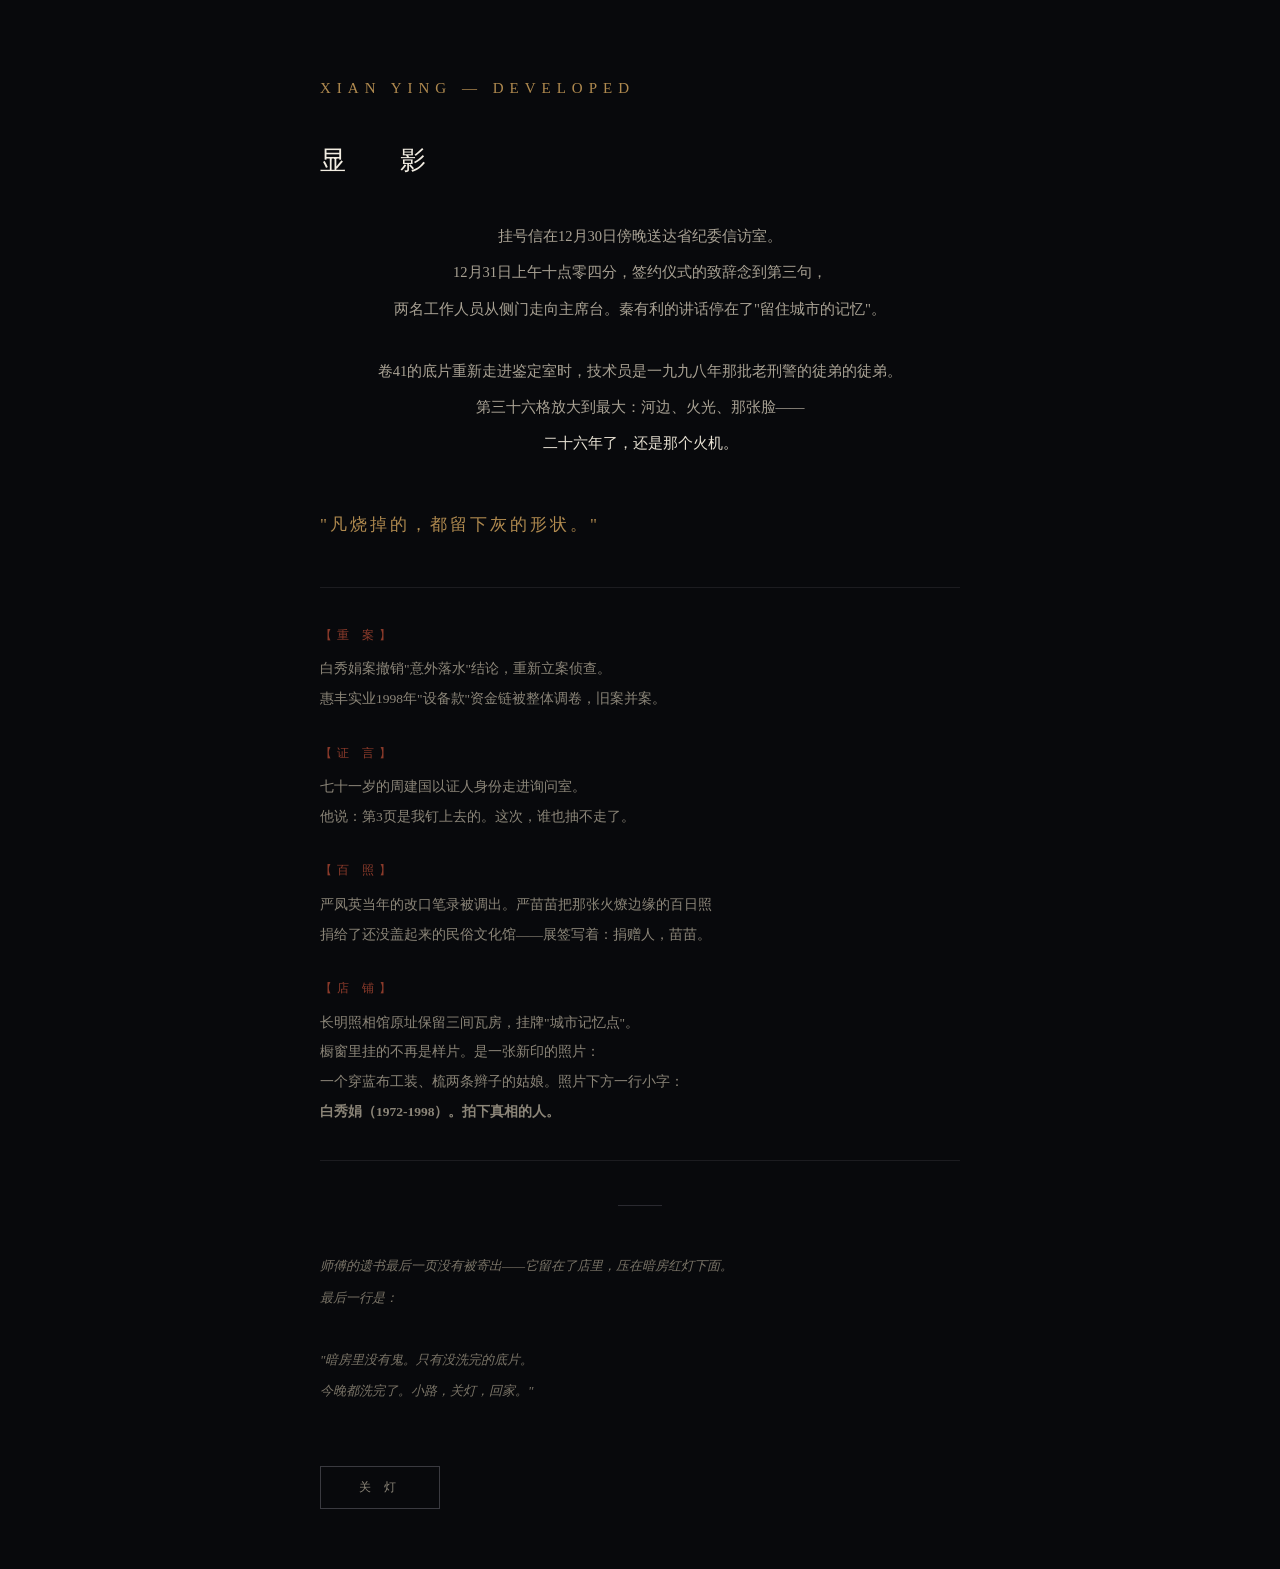
<file: end1.html>
<!DOCTYPE html>
<html lang="zh-CN">
<head>
<meta charset="UTF-8">
<meta name="viewport" content="width=device-width, initial-scale=1.0">
<title>结局 · 显影</title>
<style>
  * { margin:0; padding:0; box-sizing:border-box; }
  body { background:#08090c; color:#cfc9bd; font-family:"SimSun","宋体",serif; min-height:100vh; display:flex; flex-direction:column; align-items:center; overflow-x:hidden; }
  .wrap { max-width:640px; width:92%; padding:80px 0 60px; }
  .fi { opacity:0; transform:translateY(18px); animation:up 2.6s ease forwards; }
  @keyframes up { to { opacity:1; transform:none; } }
  .d1 { animation-delay:.6s; } .d2 { animation-delay:2.2s; } .d3 { animation-delay:4s; }
  .d4 { animation-delay:5.8s; } .d5 { animation-delay:7.6s; } .d6 { animation-delay:9.4s; }
  .year { font-family:Georgia,serif; font-size:15px; letter-spacing:6px; color:#b08a4f; margin-bottom:46px; }
  h1 { font-size:26px; letter-spacing:14px; color:#f2ede2; margin-bottom:40px; font-weight:normal; }
  p { font-size:14.5px; line-height:2.5; text-align:justify; text-align-last:center; margin-bottom:26px; color:#a9a294; }
  p strong { color:#e8e2d4; font-weight:normal; }
  .verse { font-size:17px; color:#b08a4f; letter-spacing:3px; margin:44px 0; line-height:2.2; }
  .list { list-style:none; border-top:1px solid #1c1c20; border-bottom:1px solid #1c1c20; padding:34px 0; margin:44px 0; }
  .list li { margin-bottom:26px; font-size:13.5px; line-height:2.2; color:#8b8578; }
  .list li:last-child { margin-bottom:0; }
  .list b { display:block; font-size:12px; color:#8c3b2b; letter-spacing:5px; margin-bottom:6px; font-weight:normal; }
  .line { width:44px; height:1px; background:#2a2a30; margin:44px auto; }
  .ep { font-size:13px; color:#7b7568; font-style:italic; line-height:2.4; }
  .back { margin-top:60px; opacity:0; animation:up 2s ease 12s forwards; }
  .back a { display:inline-block; border:1px solid #3a3a40; color:#8b8578; padding:12px 38px; font-size:12px; letter-spacing:5px; text-decoration:none; transition:all .5s; }
  .back a:hover { border-color:#b08a4f; color:#b08a4f; letter-spacing:7px; }
</style>
</head>
<body>
  <div class="wrap">
    <div class="year fi d1">XIAN YING — DEVELOPED</div>
    <h1 class="fi d1">显　影</h1>

    <p class="fi d2">
      挂号信在12月30日傍晚送达省纪委信访室。<br>
      12月31日上午十点零四分，签约仪式的致辞念到第三句，<br>
      两名工作人员从侧门走向主席台。秦有利的讲话停在了"留住城市的记忆"。
    </p>

    <p class="fi d3">
      卷41的底片重新走进鉴定室时，技术员是一九九八年那批老刑警的徒弟的徒弟。<br>
      第三十六格放大到最大：河边、火光、那张脸——<br>
      <strong>二十六年了，还是那个火机。</strong>
    </p>

    <div class="verse fi d3">"凡烧掉的，都留下灰的形状。"</div>

    <ul class="list">
      <li class="fi d4"><b>【重 案】</b>白秀娟案撤销"意外落水"结论，重新立案侦查。<br>惠丰实业1998年"设备款"资金链被整体调卷，旧案并案。</li>
      <li class="fi d4"><b>【证 言】</b>七十一岁的周建国以证人身份走进询问室。<br>他说：第3页是我钉上去的。这次，谁也抽不走了。</li>
      <li class="fi d5"><b>【百 照】</b>严凤英当年的改口笔录被调出。严苗苗把那张火燎边缘的百日照<br>捐给了还没盖起来的民俗文化馆——展签写着：捐赠人，苗苗。</li>
      <li class="fi d5"><b>【店 铺】</b>长明照相馆原址保留三间瓦房，挂牌"城市记忆点"。<br>橱窗里挂的不再是样片。是一张新印的照片：<br>一个穿蓝布工装、梳两条辫子的姑娘。照片下方一行小字：<br><strong>白秀娟（1972-1998）。拍下真相的人。</strong></li>
    </ul>

    <div class="line fi d6"></div>
    <div class="ep fi d6">
      师傅的遗书最后一页没有被寄出——它留在了店里，压在暗房红灯下面。<br>
      最后一行是：<br><br>
      "暗房里没有鬼。只有没洗完的底片。<br>
      今晚都洗完了。小路，关灯，回家。"
    </div>

    <div class="back"><a href="javascript:window.close();">关 灯</a></div>
  </div>
<script src="shared/core.js"></script>
<script>SFX.ensure(); setTimeout(() => SFX.theme(), 1200);</script>
</body>
</html>
</file>
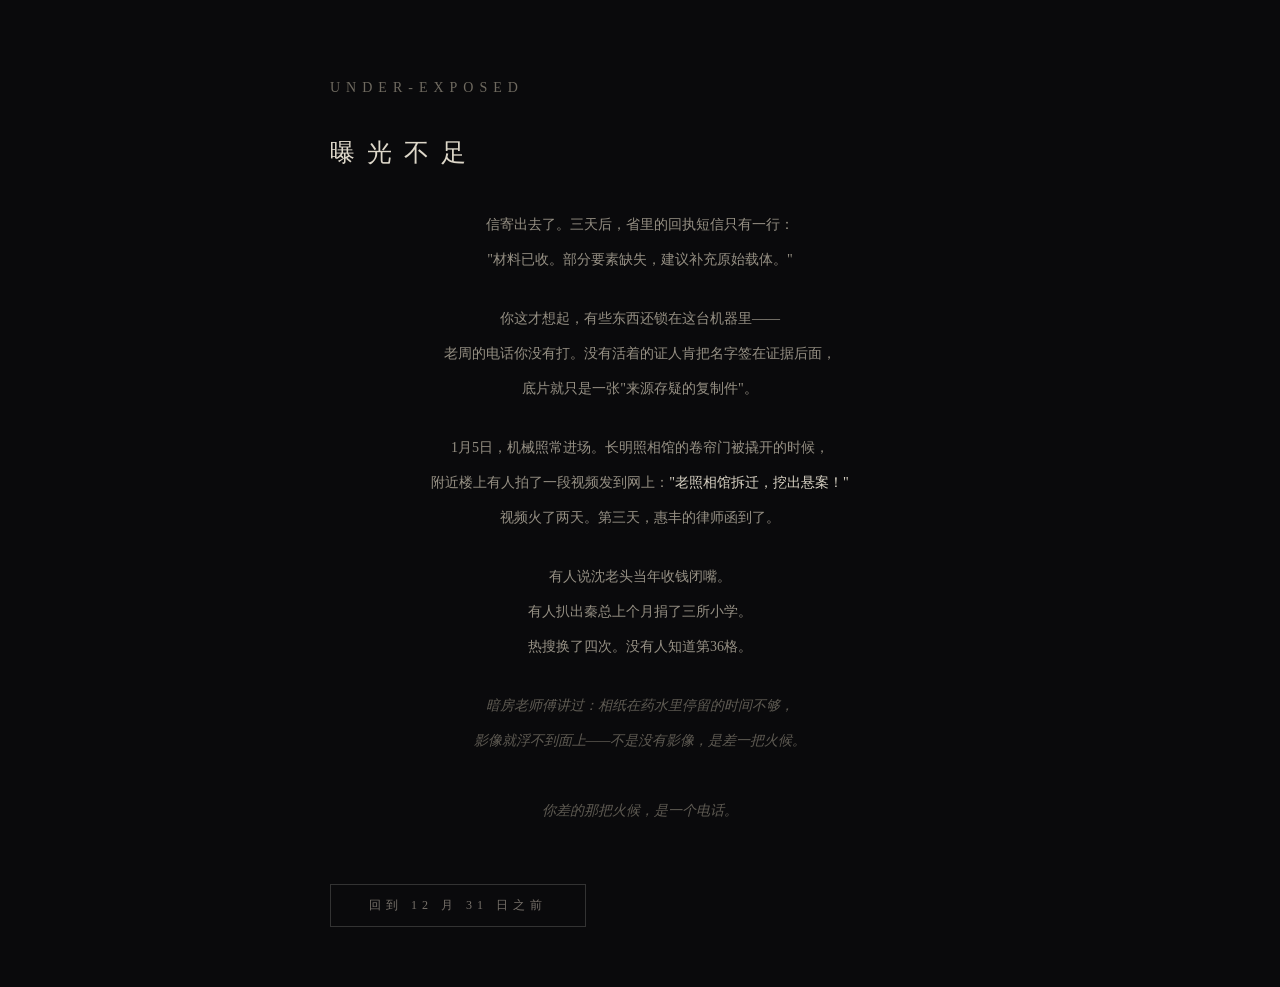
<file: end2.html>
<!DOCTYPE html>
<html lang="zh-CN">
<head>
<meta charset="UTF-8">
<meta name="viewport" content="width=device-width, initial-scale=1.0">
<title>结局 · 曝光不足</title>
<style>
  * { margin:0; padding:0; box-sizing:border-box; }
  body { background:#0a0a0c; color:#bdb8ae; font-family:"SimSun","宋体",serif; min-height:100vh; display:flex; flex-direction:column; align-items:center; }
  .wrap { max-width:620px; width:92%; padding:80px 0 60px; }
  .fi { opacity:0; transform:translateY(16px); animation:up 2.4s ease forwards; }
  @keyframes up { to { opacity:1; transform:none; } }
  .d1 { animation-delay:.5s; } .d2 { animation-delay:2s; } .d3 { animation-delay:3.6s; } .d4 { animation-delay:5.4s; }
  .year { font-family:Georgia,serif; font-size:14px; letter-spacing:6px; color:#6f6a60; margin-bottom:40px; }
  h1 { font-size:25px; letter-spacing:12px; color:#ded8ca; margin-bottom:38px; font-weight:normal; }
  p { font-size:14px; line-height:2.5; text-align:justify; text-align-last:center; margin-bottom:24px; color:#969084; }
  p strong { color:#d8d2c4; font-weight:normal; }
  .gray { color:#5f5b53; font-style:italic; }
  .back { margin-top:56px; opacity:0; animation:up 2s ease 9s forwards; }
  .back a { display:inline-block; border:1px solid #333; color:#77716a; padding:12px 38px; font-size:12px; letter-spacing:5px; text-decoration:none; transition:all .5s; }
  .back a:hover { border-color:#77716a; color:#a9a294; }
</style>
</head>
<body>
  <div class="wrap">
    <div class="year fi d1">UNDER-EXPOSED</div>
    <h1 class="fi d1">曝光不足</h1>

    <p class="fi d2">
      信寄出去了。三天后，省里的回执短信只有一行：<br>
      "材料已收。部分要素缺失，建议补充原始载体。"
    </p>

    <p class="fi d2">
      你这才想起，有些东西还锁在这台机器里——<br>
      老周的电话你没有打。没有活着的证人肯把名字签在证据后面，<br>
      底片就只是一张"来源存疑的复制件"。
    </p>

    <p class="fi d3">
      1月5日，机械照常进场。长明照相馆的卷帘门被撬开的时候，<br>
      附近楼上有人拍了一段视频发到网上：<strong>"老照相馆拆迁，挖出悬案！"</strong><br>
      视频火了两天。第三天，惠丰的律师函到了。
    </p>

    <p class="fi d3">
      有人说沈老头当年收钱闭嘴。<br>
      有人扒出秦总上个月捐了三所小学。<br>
      热搜换了四次。没有人知道第36格。
    </p>

    <p class="fi d4 gray">
      暗房老师傅讲过：相纸在药水里停留的时间不够，<br>
      影像就浮不到面上——不是没有影像，是差一把火候。<br>
      <br>
      你差的那把火候，是一个电话。
    </p>

    <div class="back"><a href="javascript:history.back()">回到 12 月 31 日之前</a></div>
  </div>
<script src="shared/core.js"></script>
<script>SFX.ensure();</script>
</body>
</html>
</file>
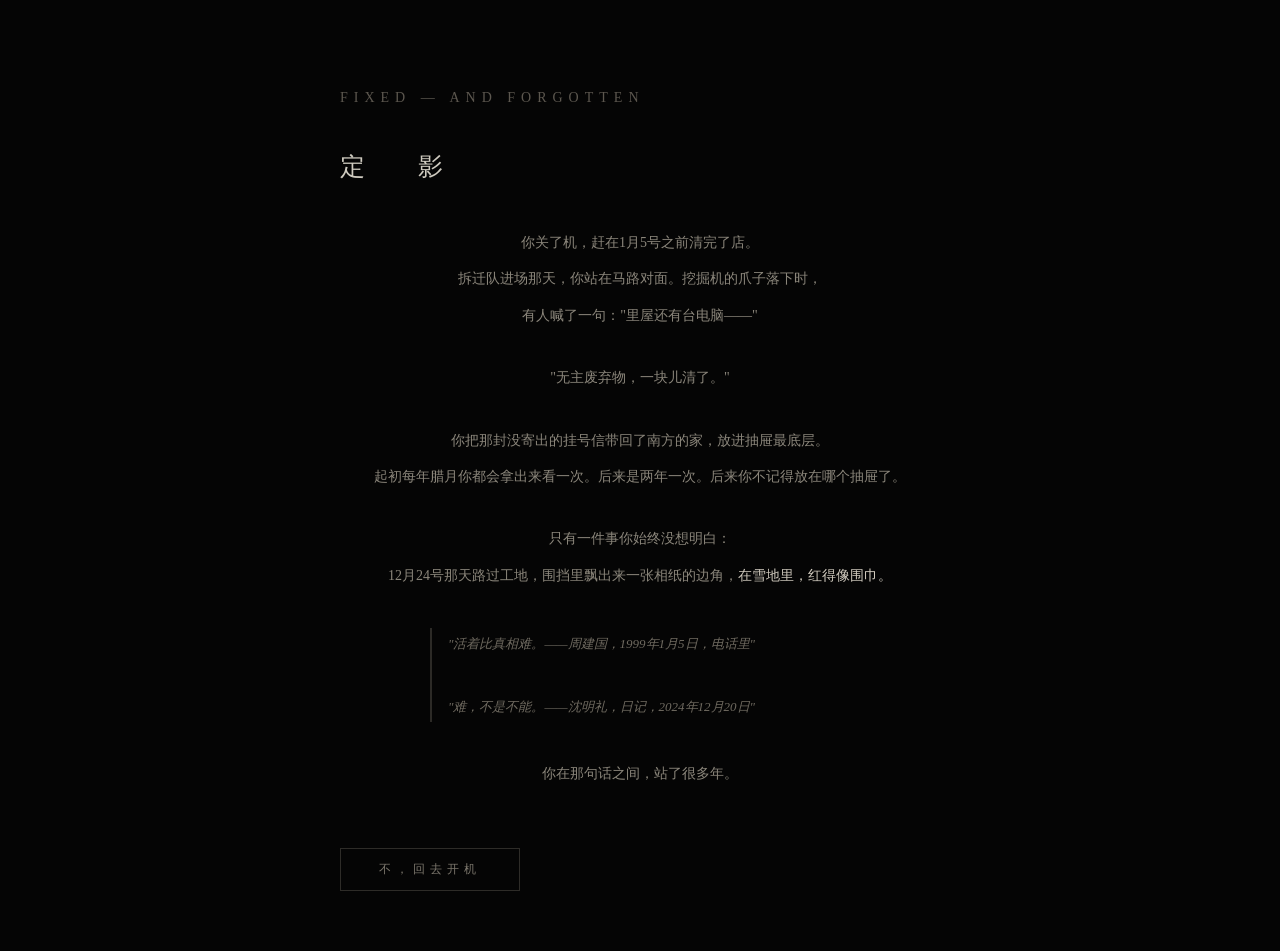
<file: end3.html>
<!DOCTYPE html>
<html lang="zh-CN">
<head>
<meta charset="UTF-8">
<meta name="viewport" content="width=device-width, initial-scale=1.0">
<title>结局 · 定影</title>
<style>
  * { margin:0; padding:0; box-sizing:border-box; }
  body { background:#050505; color:#a8a398; font-family:"SimSun","宋体",serif; min-height:100vh; display:flex; flex-direction:column; align-items:center; }
  .wrap { max-width:600px; width:92%; padding:90px 0 60px; }
  .fi { opacity:0; transform:translateY(14px); animation:up 2.6s ease forwards; }
  @keyframes up { to { opacity:1; transform:none; } }
  .d1 { animation-delay:.6s; } .d2 { animation-delay:2.4s; } .d3 { animation-delay:4.4s; } .d4 { animation-delay:6.6s; }
  .year { font-family:Georgia,serif; font-size:14px; letter-spacing:6px; color:#5c574f; margin-bottom:44px; }
  h1 { font-size:25px; letter-spacing:14px; color:#cfcbc0; margin-bottom:42px; font-weight:normal; }
  p { font-size:14px; line-height:2.6; text-align:justify; text-align-last:center; margin-bottom:26px; color:#8b867b; }
  p strong { color:#cfc9bd; font-weight:normal; }
  .quote { border-left:2px solid #2c2a26; padding-left:16px; text-align:left; font-style:italic; color:#6f6a60; margin:34px auto; max-width:420px; line-height:2.4; font-size:13px; }
  .back { margin-top:56px; opacity:0; animation:up 2s ease 10s forwards; }
  .back a { display:inline-block; border:1px solid #2e2c28; color:#7b766c; padding:12px 38px; font-size:12px; letter-spacing:5px; text-decoration:none; transition:all .5s; }
  .back a:hover { border-color:#7b766c; color:#a8a398; }
</style>
</head>
<body>
  <div class="wrap">
    <div class="year fi d1">FIXED — AND FORGOTTEN</div>
    <h1 class="fi d1">定　影</h1>

    <p class="fi d2">
      你关了机，赶在1月5号之前清完了店。<br>
      拆迁队进场那天，你站在马路对面。挖掘机的爪子落下时，<br>
      有人喊了一句："里屋还有台电脑——"
    </p>

    <p class="fi d2">
      "无主废弃物，一块儿清了。"
    </p>

    <p class="fi d3">
      你把那封没寄出的挂号信带回了南方的家，放进抽屉最底层。<br>
      起初每年腊月你都会拿出来看一次。后来是两年一次。后来你不记得放在哪个抽屉了。
    </p>

    <p class="fi d4">
      只有一件事你始终没想明白：<br>
      12月24号那天路过工地，围挡里飘出来一张相纸的边角，<strong>在雪地里，红得像围巾。</strong>
    </p>

    <div class="quote fi d4">
      "活着比真相难。——周建国，1999年1月5日，电话里"<br><br>
      "难，不是不能。——沈明礼，日记，2024年12月20日"
    </div>

    <p class="fi d4">你在那句话之间，站了很多年。</p>

    <div class="back"><a href="javascript:history.back()">不，回去开机</a></div>
  </div>
<script src="shared/core.js"></script>
<script>SFX.ensure();</script>
</body>
</html>
</file>
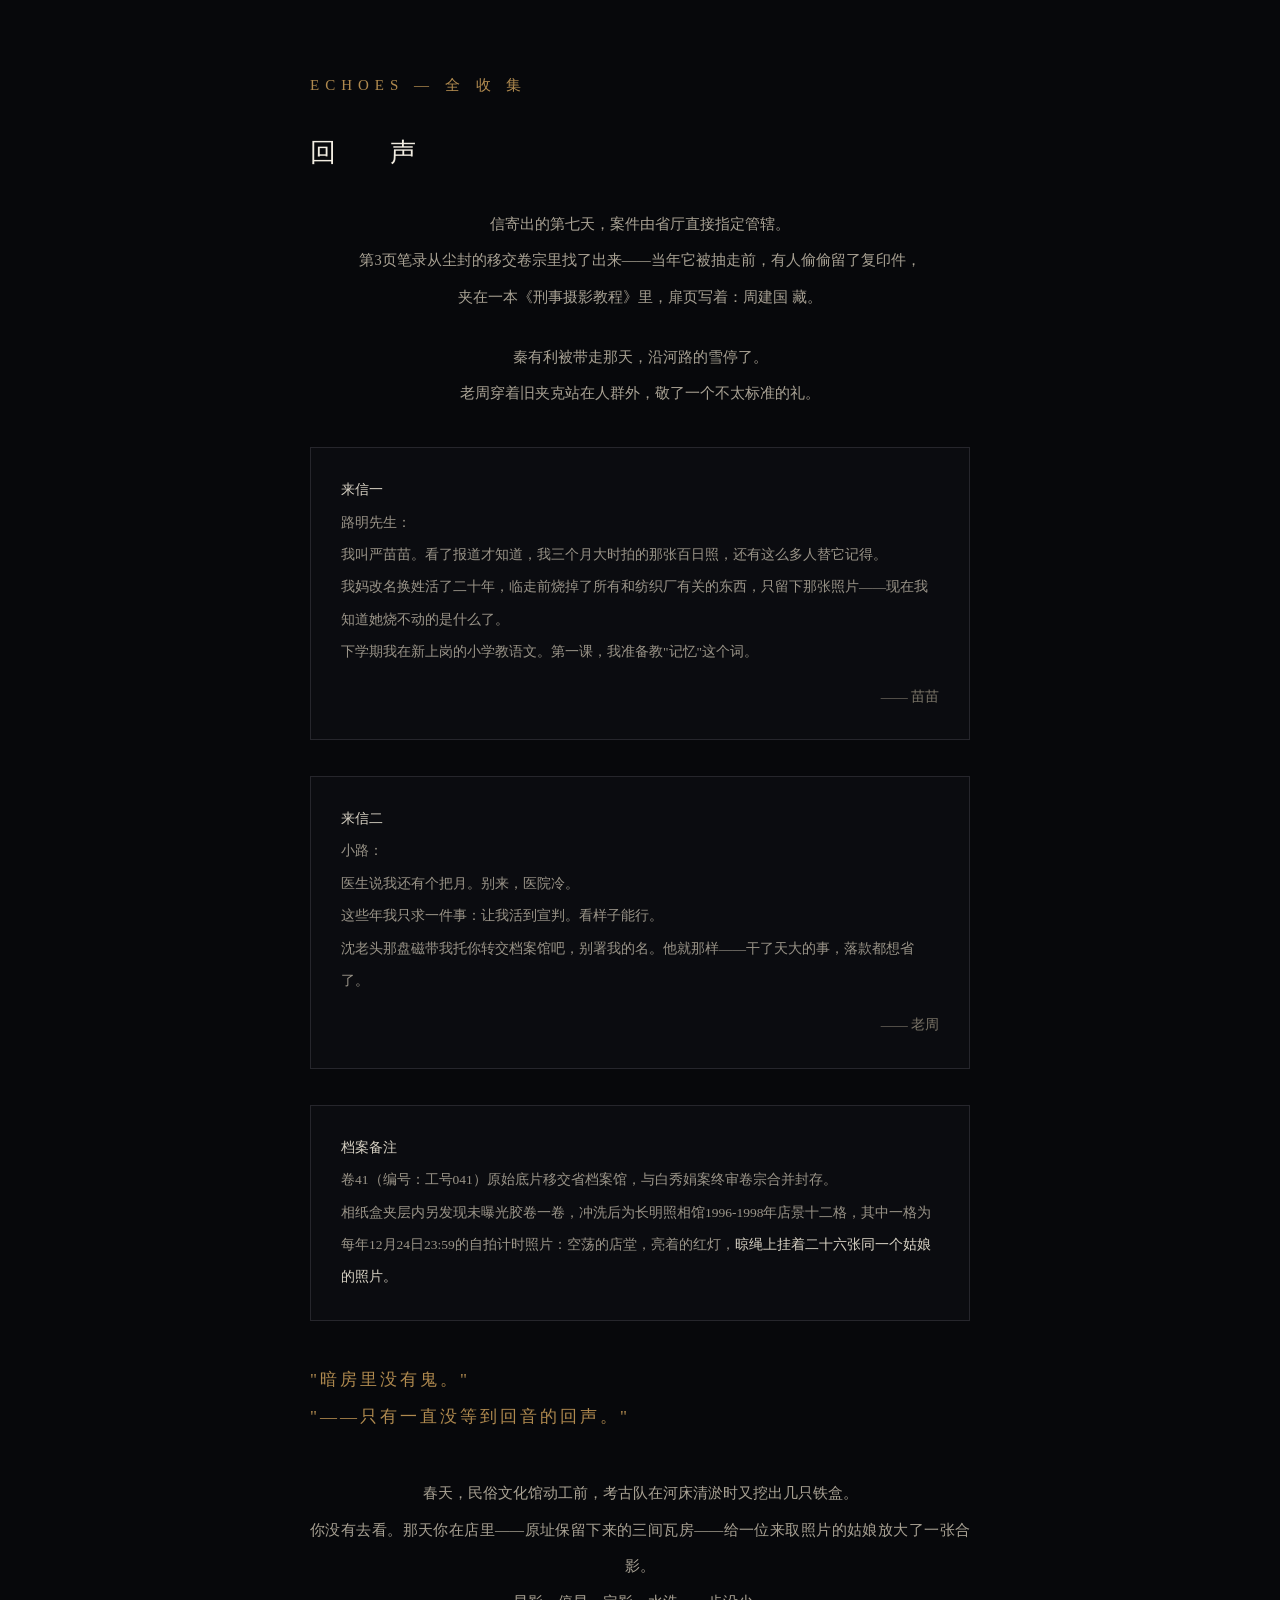
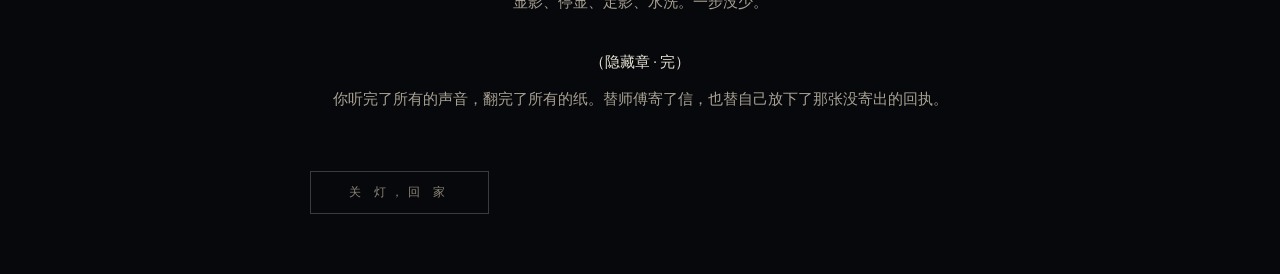
<file: end4.html>
<!DOCTYPE html>
<html lang="zh-CN">
<head>
<meta charset="UTF-8">
<meta name="viewport" content="width=device-width, initial-scale=1.0">
<title>结局 · 回声</title>
<style>
  * { margin:0; padding:0; box-sizing:border-box; }
  body { background:#07080b; color:#cfc9bd; font-family:"SimSun","宋体",serif; min-height:100vh; display:flex; flex-direction:column; align-items:center; overflow-x:hidden; }
  .wrap { max-width:660px; width:92%; padding:76px 0 60px; }
  .fi { opacity:0; transform:translateY(18px); animation:up 2.6s ease forwards; }
  @keyframes up { to { opacity:1; transform:none; } }
  .d1{animation-delay:.5s}.d2{animation-delay:2s}.d3{animation-delay:3.8s}.d4{animation-delay:5.8s}.d5{animation-delay:8s}.d6{animation-delay:10.4s}.d7{animation-delay:13s}
  .year { font-family:Georgia,serif; font-size:15px; letter-spacing:6px; color:#b08a4f; margin-bottom:40px; }
  h1 { font-size:26px; letter-spacing:14px; color:#f2ede2; margin-bottom:36px; font-weight:normal; }
  p { font-size:14.5px; line-height:2.5; text-align:justify; text-align-last:center; margin-bottom:24px; color:#a9a294; }
  p strong { color:#e8e2d4; font-weight:normal; }
  .letter { border:1px solid #26262c; background:#0b0c10; padding:26px 30px; margin:36px 0; font-size:13.5px; line-height:2.4; color:#9a9488; text-align:left; }
  .letter b { color:#d8d2c4; font-weight:normal; }
  .letter .sig { text-align:right; margin-top:12px; color:#7b7568; }
  .verse { font-size:17px; color:#b08a4f; letter-spacing:3px; margin:40px 0; line-height:2.2; }
  .back { margin-top:54px; opacity:0; animation:up 2s ease 15s forwards; }
  .back a { display:inline-block; border:1px solid #3a3a40; color:#8b8578; padding:12px 38px; font-size:12px; letter-spacing:5px; text-decoration:none; transition:all .5s; }
  .back a:hover { border-color:#b08a4f; color:#b08a4f; letter-spacing:7px; }
</style>
</head>
<body>
  <div class="wrap">
    <div class="year fi d1">ECHOES — 全 收 集</div>
    <h1 class="fi d1">回　声</h1>

    <p class="fi d2">
      信寄出的第七天，案件由省厅直接指定管辖。<br>
      第3页笔录从尘封的移交卷宗里找了出来——当年它被抽走前，有人偷偷留了复印件，<br>
      夹在一本《刑事摄影教程》里，扉页写着：周建国 藏。
    </p>

    <p class="fi d2">
      秦有利被带走那天，沿河路的雪停了。<br>
      老周穿着旧夹克站在人群外，敬了一个不太标准的礼。
    </p>

    <div class="letter fi d3">
      <b>来信一</b><br>
      路明先生：<br>
      我叫严苗苗。看了报道才知道，我三个月大时拍的那张百日照，还有这么多人替它记得。<br>
      我妈改名换姓活了二十年，临走前烧掉了所有和纺织厂有关的东西，只留下那张照片——现在我知道她烧不动的是什么了。<br>
      下学期我在新上岗的小学教语文。第一课，我准备教"记忆"这个词。<br>
      <div class="sig">—— 苗苗</div>
    </div>

    <div class="letter fi d4">
      <b>来信二</b><br>
      小路：<br>
      医生说我还有个把月。别来，医院冷。<br>
      这些年我只求一件事：让我活到宣判。看样子能行。<br>
      沈老头那盘磁带我托你转交档案馆吧，别署我的名。他就那样——干了天大的事，落款都想省了。<br>
      <div class="sig">—— 老周</div>
    </div>

    <div class="letter fi d5">
      <b>档案备注</b><br>
      卷41（编号：工号041）原始底片移交省档案馆，与白秀娟案终审卷宗合并封存。<br>
      相纸盒夹层内另发现未曝光胶卷一卷，冲洗后为长明照相馆1996-1998年店景十二格，其中一格为每年12月24日23:59的自拍计时照片：空荡的店堂，亮着的红灯，<b>晾绳上挂着二十六张同一个姑娘的照片。</b>
    </div>

    <div class="verse fi d6">
      "暗房里没有鬼。"<br>
      "——只有一直没等到回音的回声。"
    </div>

    <p class="fi d6">
      春天，民俗文化馆动工前，考古队在河床清淤时又挖出几只铁盒。<br>
      你没有去看。那天你在店里——原址保留下来的三间瓦房——给一位来取照片的姑娘放大了一张合影。<br>
      显影、停显、定影、水洗。一步没少。
    </p>

    <p class="fi d7"><strong>（隐藏章 · 完）</strong><br>你听完了所有的声音，翻完了所有的纸。替师傅寄了信，也替自己放下了那张没寄出的回执。</p>

    <div class="back"><a href="javascript:window.close();">关 灯，回 家</a></div>
  </div>
<script src="shared/core.js"></script>
<script>SFX.ensure(); setTimeout(() => SFX.theme(), 1200);</script>
</body>
</html>
</file>
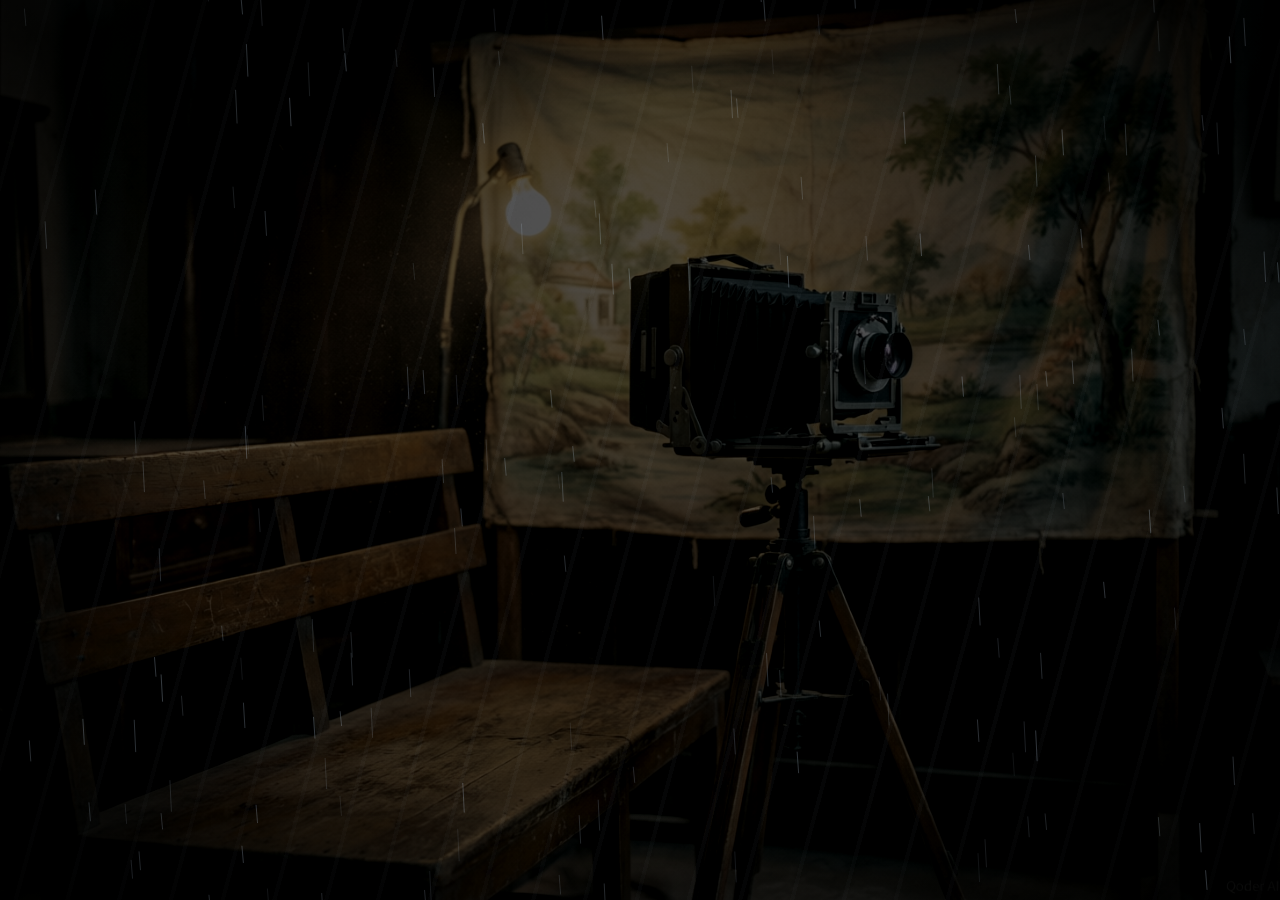
<file: intro.html>
<!DOCTYPE html>
<html lang="zh-CN">
<head>
<meta charset="UTF-8">
<meta name="viewport" content="width=device-width, initial-scale=1.0">
<title>回店……</title>
<style>
  * { margin:0; padding:0; box-sizing:border-box; user-select:none; }
  body, html { width:100%; height:100%; overflow:hidden; background:#05060a; font-family:"KaiTi","楷体","SimSun",serif; }

  /* 雨夜店景 */
  .bg { position:absolute; inset:0; background:url('assets/img/shopinterior.jpg') center/cover no-repeat;
        filter: brightness(.34) saturate(.7) contrast(1.1); animation: breathe 8s ease-in-out infinite alternate; }
  @keyframes breathe { from { filter: brightness(.3) saturate(.7);} to { filter: brightness(.4) saturate(.75);} }

  /* 雨刷玻璃 */
  .glass { position:absolute; inset:0; pointer-events:none;
    background: repeating-linear-gradient(105deg, transparent 0 46px, rgba(180,200,220,.028) 46px 50px); }
  .vignette { position:absolute; inset:0; pointer-events:none; background: radial-gradient(ellipse at center, transparent 55%, rgba(0,0,0,.72) 100%); }

  #rain { position:absolute; inset:0; z-index:3; pointer-events:none; }

  /* 字幕 */
  .sub-wrap { position:absolute; bottom:13%; width:100%; text-align:center; z-index:10; padding:0 24px; }
  .sub { font-size:22px; color:#e9e4da; letter-spacing:4px; line-height:2;
    text-shadow: 1px 2px 6px rgba(0,0,0,.95), 0 0 12px rgba(0,0,0,.8); opacity:0; transition:opacity 1.4s; }

  /* 开机交互 */
  .act { position:absolute; top:50%; left:50%; transform:translate(-50%,-50%); z-index:20;
    display:flex; flex-direction:column; align-items:center; gap:18px; opacity:0; pointer-events:none; transition:opacity 2s; }
  .act.on { opacity:1; pointer-events:auto; }
  .pwr {
    background: linear-gradient(to bottom,#4b4f55,#2b2e33); color:#d8dce2; border:1px solid #8a8f96;
    padding: 14px 34px; font-size:16px; letter-spacing:4px; cursor:pointer; border-radius:4px;
    box-shadow: 0 4px 14px rgba(0,0,0,.7), inset 0 1px 2px rgba(255,255,255,.25); font-family:"SimSun",serif;
  }
  .pwr:hover { filter:brightness(1.2); }
  .pwr:active { transform:scale(.97); }
  .note { color:#8f8a80; font-size:12px; letter-spacing:2px; font-family:"SimSun",serif; }

  /* 断电黑屏 */
  #black { position:fixed; inset:0; background:#000; z-index:99; display:none; }
  #black.on { display:block; animation: flick .5s forwards; }
  @keyframes flick { 0%{opacity:0} 20%{opacity:1} 45%{opacity:.15} 70%{opacity:1} 100%{opacity:1} }
</style>
</head>
<body>
  <div class="bg"></div>
  <div class="glass"></div>
  <canvas id="rain"></canvas>
  <div class="vignette"></div>

  <div class="sub-wrap"><div class="sub" id="sub"></div></div>

  <div class="act" id="act">
    <button class="pwr" id="pwr">掀开防尘布，按下电源</button>
    <div class="note">暖气片还温着。药水味没散。</div>
  </div>

  <div id="black"></div>

<script>
  /* ---------- 字幕 ---------- */
  const lines = [
    "师傅走后的第 37 天，我回来了。",
    "拆迁办的通知贴在卷帘门上：十二月三十一号签约，一月五号进场拆除。",
    "长明照相馆，一九六二年开张，到这个月底，正好六十二年半。",
    "这一周，我得把店里的东西清完。",
    "里屋那台旧电脑还亮过一次灯——师傅晚年在里面扫描底片、记台账。",
    "他说过：『店里的一切，都在那台机器里。』"
  ];
  const subEl = document.getElementById('sub');
  const actEl = document.getElementById('act');
  let i = 0;
  function play() {
    if (i < lines.length) {
      subEl.textContent = lines[i];
      subEl.style.opacity = '1';
      setTimeout(() => { subEl.style.opacity = '0'; setTimeout(() => { i++; play(); }, 1100); }, 3000);
    } else {
      actEl.classList.add('on');
    }
  }
  setTimeout(play, 1400);

  /* ---------- 雨（Canvas，无音频文件） ---------- */
  const cv = document.getElementById('rain'), cx = cv.getContext('2d');
  let W, H;
  function rs() { W = cv.width = innerWidth; H = cv.height = innerHeight; }
  rs(); addEventListener('resize', rs);
  const drops = Array.from({ length: 170 }, () => ({
    x: Math.random() * innerWidth, y: Math.random() * innerHeight,
    l: 14 + Math.random() * 20, v: 11 + Math.random() * 12, o: .08 + Math.random() * .2
  }));
  (function loop() {
    cx.clearRect(0, 0, W, H);
    cx.lineWidth = 1;
    drops.forEach(d => {
      cx.strokeStyle = 'rgba(190,210,230,' + d.o + ')';
      cx.beginPath(); cx.moveTo(d.x, d.y); cx.lineTo(d.x + 1.5, d.y + d.l); cx.stroke();
      d.y += d.v; d.x += 1.1;
      if (d.y > H) { d.y = -20; d.x = Math.random() * W; }
    });
    requestAnimationFrame(loop);
  })();

  /* ---------- 开机 ---------- */
  document.getElementById('pwr').addEventListener('click', function () {
    this.disabled = true; this.style.opacity = .5;
    document.getElementById('black').classList.add('on');
    setTimeout(() => location.href = 'boot.html', 900);
  });
</script>
</body>
</html>
</file>
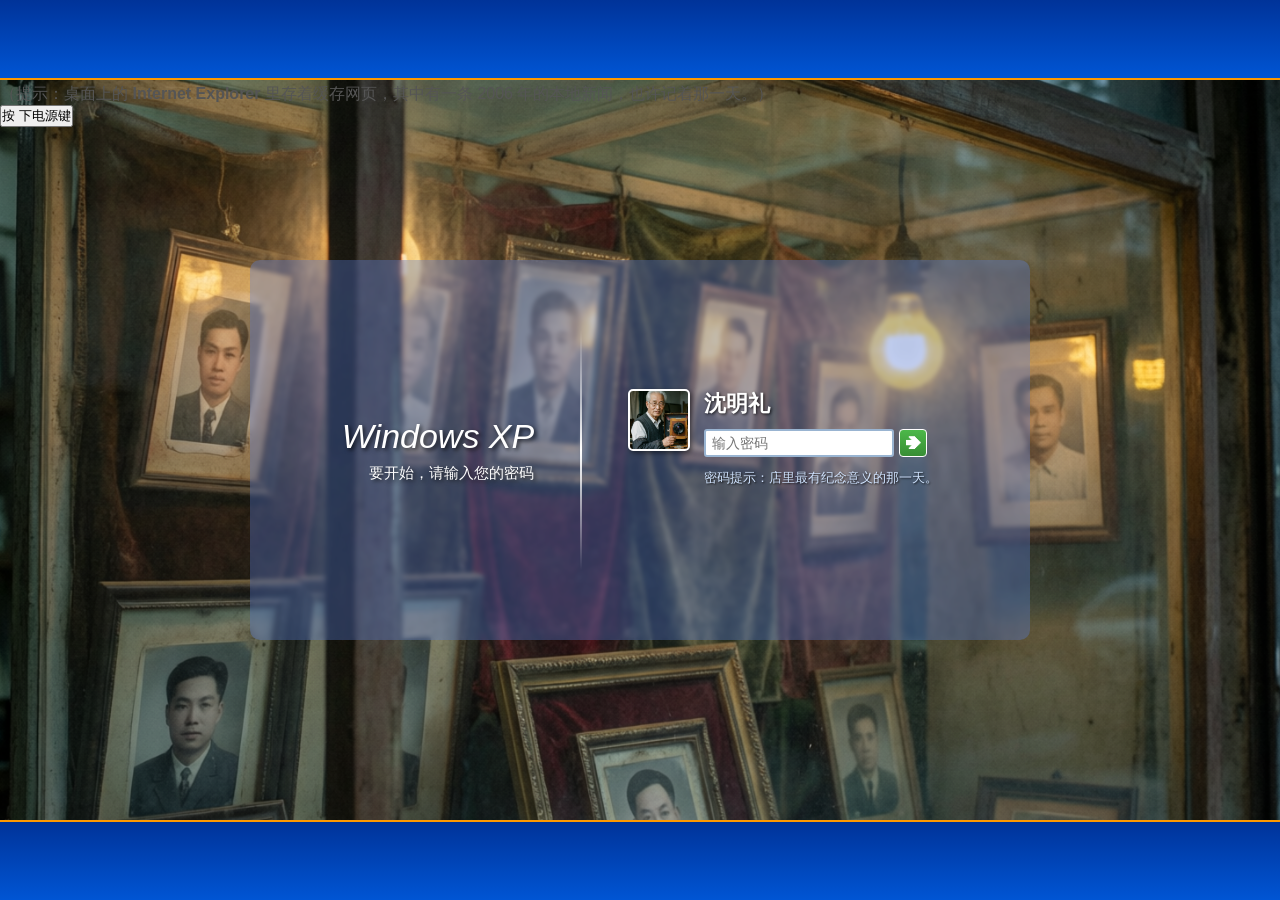
<file: login.html>
<!DOCTYPE html>
<html lang="zh-CN">
<head>
<meta charset="UTF-8">
<meta name="viewport" content="width=device-width, initial-scale=1.0">
<title>Windows XP — 登录</title>
<style>
  * { margin:0; padding:0; box-sizing:border-box; font-family:Tahoma,"Microsoft YaHei",sans-serif; }
  body, html { width:100%; height:100%; overflow:hidden; }
  body { background:#5a7edc url('assets/img/shopwindow.jpg') no-repeat center center fixed; background-size:cover; }
  .bar-top, .bar-bot { position:absolute; width:100%; height:80px; background:linear-gradient(to bottom,#003399,#0055d4); z-index:10; }
  .bar-top { top:0; border-bottom:2px solid #ff9900; }
  .bar-bot { bottom:0; border-top:2px solid #ff9900; }
  .wrap { position:absolute; top:50%; left:50%; transform:translate(-50%,-50%);
    width:780px; max-width:94vw; height:380px; display:flex; align-items:center; justify-content:center;
    background:rgba(90,126,220,.35); border-radius:10px; backdrop-filter:blur(2px); }
  .left { text-align:right; color:#fff; text-shadow:2px 2px 4px rgba(0,0,0,.7); }
  .left h1 { font-size:34px; font-weight:normal; font-style:italic; }
  .left p { margin-top:8px; font-size:15px; }
  .div { width:2px; height:240px; margin:0 46px; background:linear-gradient(to bottom,transparent,#fff,transparent); }
  .right { display:flex; gap:14px; align-items:flex-start; }
  .ava { width:62px; height:62px; border:2px solid #fff; border-radius:5px; background:#d8e4f8 url('assets/img/shen.jpg') center/cover; box-shadow:2px 2px 5px rgba(0,0,0,.5); }
  .uname { color:#fff; font-size:22px; font-weight:bold; margin-bottom:10px; text-shadow:1px 1px 3px rgba(0,0,0,.8); }
  .row { display:flex; gap:5px; }
  input { width:190px; height:28px; padding:0 6px; font-size:14px; border:2px solid #99b4d1; border-radius:3px; outline:none; -webkit-text-security:disc; }
  input:focus { border-color:#0055d4; }
  .go { width:28px; height:28px; background:linear-gradient(to bottom,#4cb849,#388e35); border:1px solid #fff; border-radius:4px;
    color:#fff; font-size:15px; font-weight:bold; cursor:pointer; display:flex; align-items:center; justify-content:center; }
  .hint { margin-top:12px; color:#d1e4ff; font-size:13px; text-shadow:1px 1px 2px rgba(0,0,0,.8); }
  .err { margin-top:6px; color:#ff6b6b; font-size:13px; font-weight:bold; visibility:hidden; text-shadow:1px 1px 2px rgba(0,0,0,.8); }
</style>
</head>
<body>
  <div class="bar-top"></div>
  <div class="wrap">
    <div class="left"><h1>Windows XP</h1><p>要开始，请输入您的密码</p></div>
    <div class="div"></div>
    <div class="right">
      <div class="ava"></div>
      <div>
        <div class="uname">沈明礼</div>
        <div class="row">
          <input type="text" id="pw" placeholder="输入密码" maxlength="12" autocomplete="off">
          <button class="go" id="go">➔</button>
        </div>
        <div class="hint">密码提示：店里最有纪念意义的那一天。</div>
        <div class="err" id="err">密码不正确。请键入您的密码。</div>
      </div>
    </div>
  </div>
  <div class="bar-bot"></div>

<script src="shared/core.js"></script>
<script>
  const pw = document.getElementById('pw'), err = document.getElementById('err');

  /* 开张日期：1962-07-01（线索藏在 IE 缓存的 2006 年新闻里） */
  function tryLogin() {
    const v = pw.value.trim();
    if (!v) { err.style.visibility = 'visible'; return; }
    BruteGuard.tryGate(v,
      ['19620701', '620701'],
      () => { err.style.visibility = 'hidden'; XY.flag('login', true); XY.save();
              document.body.style.transition = 'opacity .8s'; document.body.style.opacity = 0;
              setTimeout(() => location.href = 'desktop.html', 800); },
      (left) => { err.textContent = '密码不正确。还可尝试 ' + left + ' 次。'; err.style.visibility = 'visible'; pw.value = ''; pw.focus(); },
      (sec) => { err.textContent = '系统已锁定，请 ' + sec + ' 秒后再试。（密码的答案在这台机器的某条旧新闻里）';
                 err.style.visibility = 'visible'; });
  }
  document.getElementById('go').addEventListener('click', tryLogin);
  pw.addEventListener('keypress', e => { if (e.key === 'Enter') tryLogin(); });
  pw.addEventListener('input', () => err.style.visibility = 'hidden');

  /* 首次进入的提示 */
  if (!XY.flag('login')) {
    setTimeout(() => {
      const m = showModal(`
        <h3>里屋 · 旧电脑</h3>
        <p>机器是 2006 年装的，师傅用它扫描底片、记台账。屏幕上蒙着薄灰，风扇声像喘气。</p>
        <p style="margin-top:8px">登录界面写着师傅的名字。他的密码，你小时候听他念叨过——<b>"店里最有纪念意义的那一天"</b>。</p>
        <p style="margin-top:8px;color:#555">（提示：桌面上的 <b>Internet Explorer</b> 里存着缓存网页，其中有一条 2006 年的本地新闻，也许记着那一天。）</p>
        <div class="btn-row"><button class="xp-btn" id="okk">按 下电源键</button></div>
      `);
      m.el.querySelector('#okk').addEventListener('click', () => m.close());
    }, 700);
  }
</script>
</body>
</html>
</file>
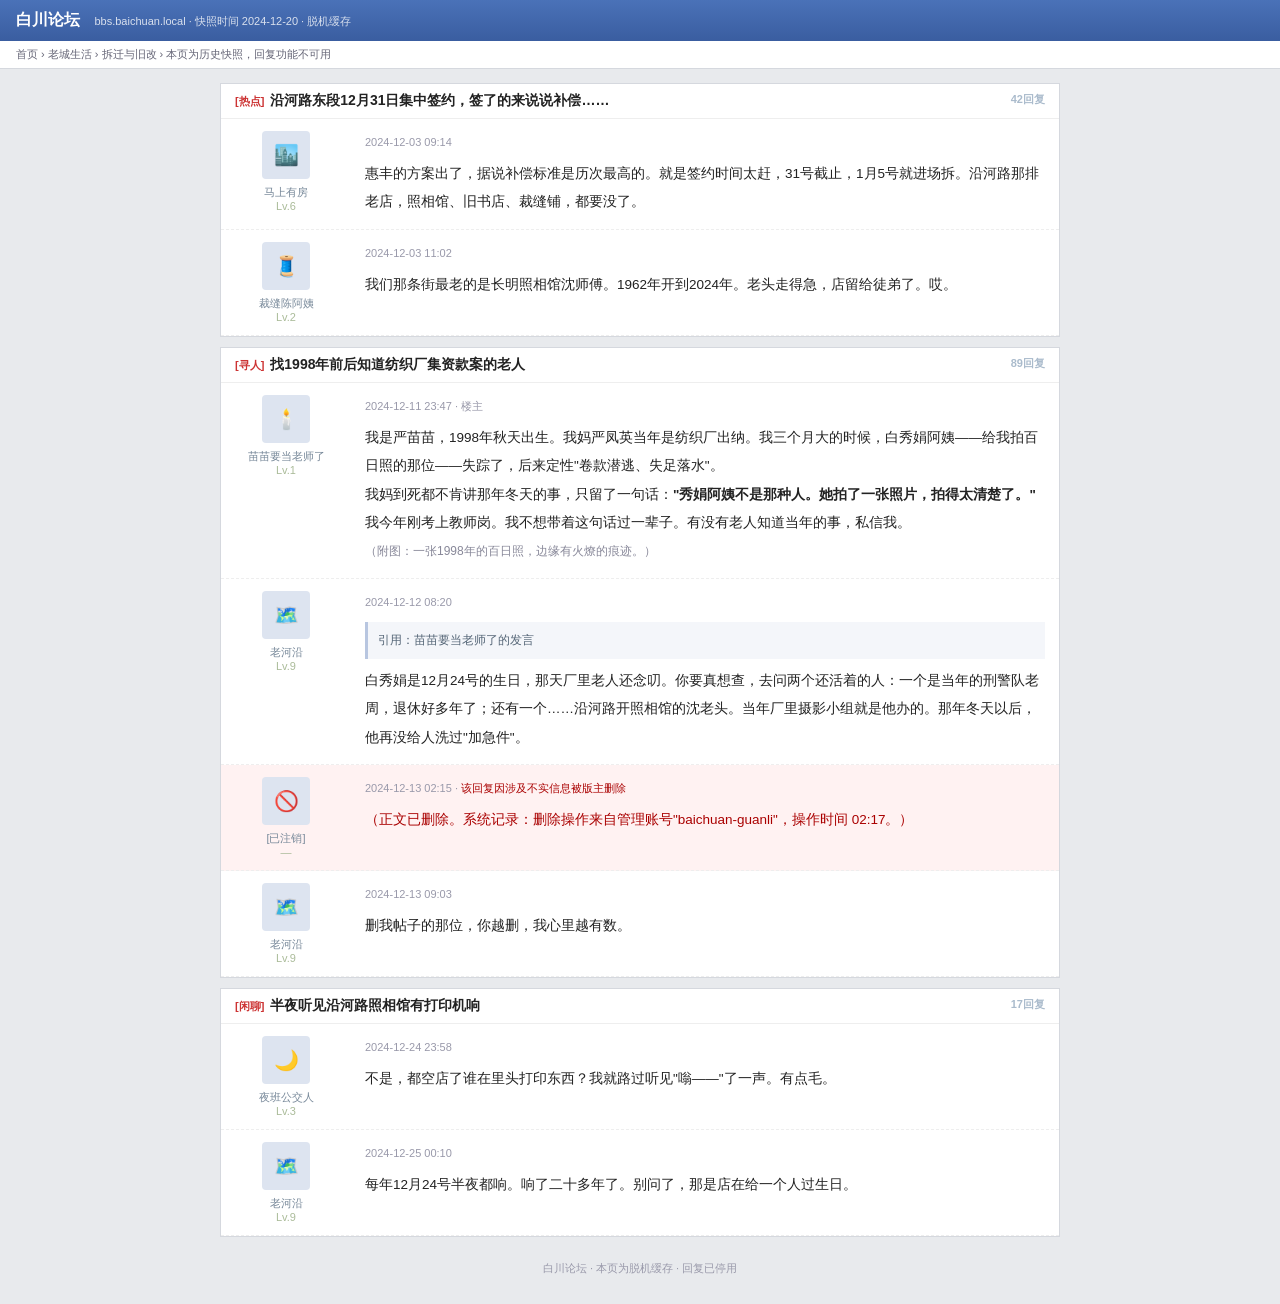
<file: web/ie_bbs.html>
<!DOCTYPE html>
<html lang="zh-CN">
<head>
<meta charset="UTF-8">
<title>白川论坛 — 老城·拆迁版块</title>
<style>
  * { box-sizing:border-box; }
  body { margin:0; background:#e8eaed; font-family:"Microsoft YaHei","SimSun",sans-serif; color:#222; user-select:text; }
  .hd { background:linear-gradient(to bottom,#4a72b8,#3a5da0); color:#fff; padding:10px 16px; font-size:16px; font-weight:bold; }
  .hd span { font-size:11px; font-weight:normal; opacity:.8; margin-left:10px; }
  .nav { background:#fff; border-bottom:1px solid #d5d8de; padding:6px 16px; font-size:11px; color:#667; }
  .wrap { max-width:860px; margin:14px auto; padding:0 10px; }
  .thread { background:#fff; border:1px solid #d5d8de; margin-bottom:10px; }
  .th-hd { padding:8px 14px; font-size:14px; font-weight:bold; border-bottom:1px solid #eee; }
  .th-hd .tag { color:#c33; font-size:11px; margin-right:6px; }
  .post { display:flex; padding:12px 0; border-bottom:1px dashed #eee; }
  .side { width:130px; text-align:center; font-size:11px; color:#789; flex-shrink:0; }
  .side .ava { width:48px; height:48px; background:#dde4f0; border-radius:4px; margin:0 auto 6px; display:flex; align-items:center; justify-content:center; font-size:20px; }
  .side .lv { color:#ab9; }
  .main { flex:1; padding:0 14px; font-size:13.5px; line-height:2.1; }
  .meta { font-size:11px; color:#99a; margin-bottom:6px; }
  .quote { background:#f4f6fa; border-left:3px solid #b8c6e0; padding:6px 10px; font-size:12px; color:#567; margin:8px 0; }
  .del { color:#a00; background:#fff2f2; }
  .floor-tag { float:right; font-size:11px; color:#abc; }
  .ft { text-align:center; font-size:11px; color:#99a; padding:14px; }
</style>
</head>
<body>
  <div class="hd">白川论坛 <span>bbs.baichuan.local · 快照时间 2024-12-20 · 脱机缓存</span></div>
  <div class="nav">首页 › 老城生活 › 拆迁与旧改 › 本页为历史快照，回复功能不可用</div>
  <div class="wrap">

    <div class="thread">
      <div class="th-hd"><span class="tag">[热点]</span>沿河路东段12月31日集中签约，签了的来说说补偿……<span class="floor-tag">42回复</span></div>
      <div class="post">
        <div class="side"><div class="ava">🏙️</div>马上有房<br><span class="lv">Lv.6</span></div>
        <div class="main">
          <div class="meta">2024-12-03 09:14</div>
          惠丰的方案出了，据说补偿标准是历次最高的。就是签约时间太赶，31号截止，1月5号就进场拆。沿河路那排老店，照相馆、旧书店、裁缝铺，都要没了。
        </div>
      </div>
      <div class="post">
        <div class="side"><div class="ava">🧵</div>裁缝陈阿姨<br><span class="lv">Lv.2</span></div>
        <div class="main">
          <div class="meta">2024-12-03 11:02</div>
          我们那条街最老的是长明照相馆沈师傅。1962年开到2024年。老头走得急，店留给徒弟了。哎。
        </div>
      </div>
    </div>

    <div class="thread">
      <div class="th-hd"><span class="tag">[寻人]</span>找1998年前后知道纺织厂集资款案的老人<span class="floor-tag">89回复</span></div>
      <div class="post">
        <div class="side"><div class="ava">🕯️</div>苗苗要当老师了<br><span class="lv">Lv.1</span></div>
        <div class="main">
          <div class="meta">2024-12-11 23:47 · 楼主</div>
          我是严苗苗，1998年秋天出生。我妈严凤英当年是纺织厂出纳。我三个月大的时候，白秀娟阿姨——给我拍百日照的那位——失踪了，后来定性"卷款潜逃、失足落水"。<br>
          我妈到死都不肯讲那年冬天的事，只留了一句话：<b>"秀娟阿姨不是那种人。她拍了一张照片，拍得太清楚了。"</b><br>
          我今年刚考上教师岗。我不想带着这句话过一辈子。有没有老人知道当年的事，私信我。<br>
          <span style="color:#889;font-size:12px">（附图：一张1998年的百日照，边缘有火燎的痕迹。）</span>
        </div>
      </div>
      <div class="post">
        <div class="side"><div class="ava">🗺️</div>老河沿<br><span class="lv">Lv.9</span></div>
        <div class="main">
          <div class="meta">2024-12-12 08:20</div>
          <div class="quote">引用：苗苗要当老师了的发言</div>
          白秀娟是12月24号的生日，那天厂里老人还念叨。你要真想查，去问两个还活着的人：一个是当年的刑警队老周，退休好多年了；还有一个……沿河路开照相馆的沈老头。当年厂里摄影小组就是他办的。那年冬天以后，他再没给人洗过"加急件"。
        </div>
      </div>
      <div class="post del">
        <div class="side"><div class="ava">🚫</div>[已注销]<br><span class="lv">—</span></div>
        <div class="main">
          <div class="meta">2024-12-13 02:15 · <span class="del">该回复因涉及不实信息被版主删除</span></div>
          <span class="del">（正文已删除。系统记录：删除操作来自管理账号"baichuan-guanli"，操作时间 02:17。）</span>
        </div>
      </div>
      <div class="post">
        <div class="side"><div class="ava">🗺️</div>老河沿<br><span class="lv">Lv.9</span></div>
        <div class="main">
          <div class="meta">2024-12-13 09:03</div>
          删我帖子的那位，你越删，我心里越有数。
        </div>
      </div>
    </div>

    <div class="thread">
      <div class="th-hd"><span class="tag">[闲聊]</span>半夜听见沿河路照相馆有打印机响<span class="floor-tag">17回复</span></div>
      <div class="post">
        <div class="side"><div class="ava">🌙</div>夜班公交人<br><span class="lv">Lv.3</span></div>
        <div class="main">
          <div class="meta">2024-12-24 23:58</div>
          不是，都空店了谁在里头打印东西？我就路过听见"嗡——"了一声。有点毛。
        </div>
      </div>
      <div class="post">
        <div class="side"><div class="ava">🗺️</div>老河沿<br><span class="lv">Lv.9</span></div>
        <div class="main">
          <div class="meta">2024-12-25 00:10</div>
          每年12月24号半夜都响。响了二十多年了。别问了，那是店在给一个人过生日。
        </div>
      </div>
    </div>

    <div class="ft">白川论坛 · 本页为脱机缓存 · 回复已停用</div>
  </div>
</body>
</html>
</file>
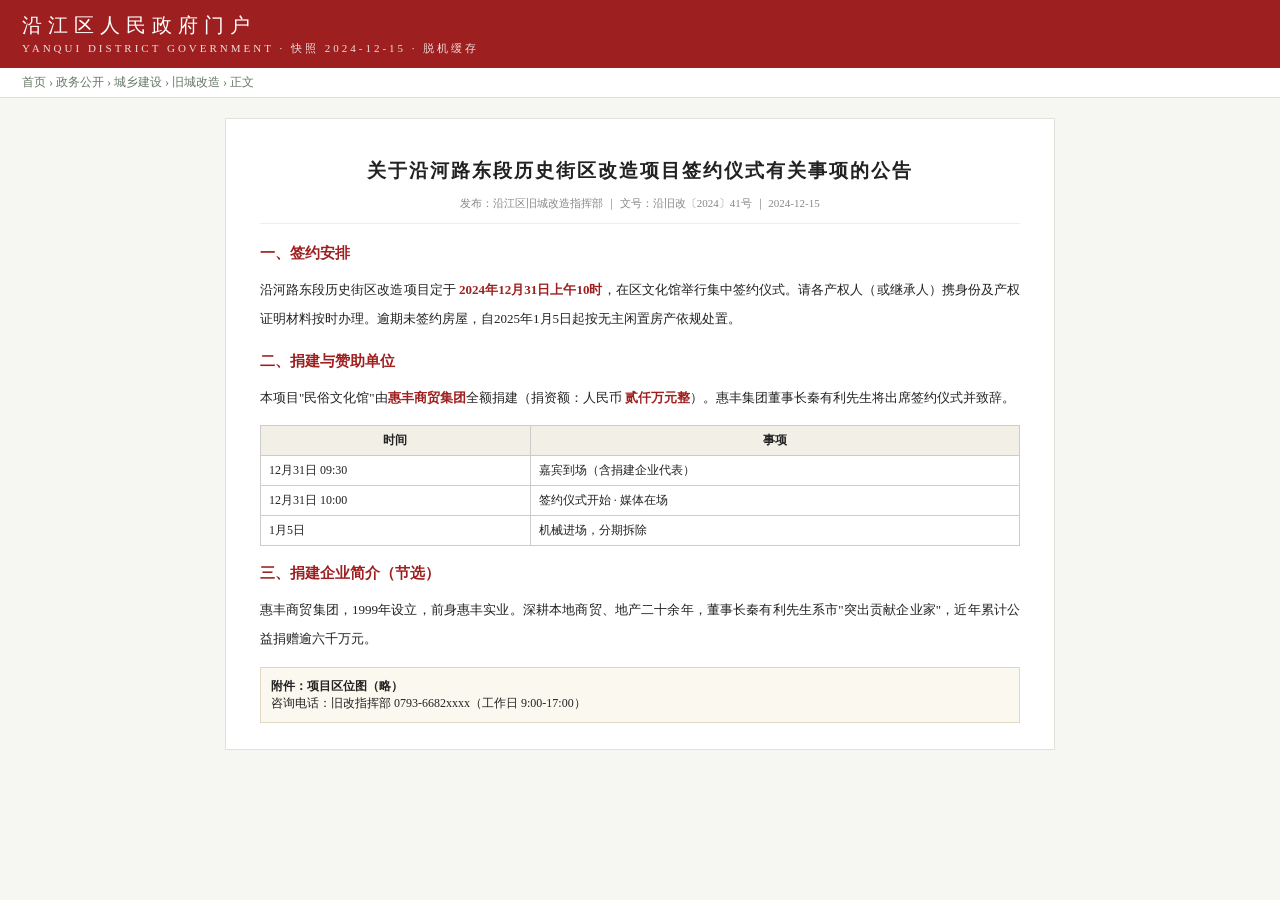
<file: web/ie_gov.html>
<!DOCTYPE html>
<html lang="zh-CN">
<head>
<meta charset="UTF-8">
<title>沿江区人民政府 — 旧城改造公示</title>
<style>
  body { margin:0; background:#f6f6f2; font-family:"SimSun",serif; color:#222; user-select:text; }
  .bar { background:#9e1f1f; color:#fff; padding:12px 22px; font-size:20px; letter-spacing:6px; font-family:"SimHei","Microsoft YaHei"; }
  .bar span { display:block; font-size:11px; letter-spacing:3px; opacity:.85; margin-top:2px; font-family:Tahoma; }
  .nav { background:#fff; border-bottom:1px solid #ddd; padding:6px 22px; font-size:12px; color:#676; }
  .wrap { max-width:760px; margin:20px auto; background:#fff; border:1px solid #e2e2da; padding:26px 34px; }
  h1 { font-size:19px; text-align:center; letter-spacing:2px; }
  .meta { text-align:center; font-size:11px; color:#888; margin:10px 0 20px; padding-bottom:12px; border-bottom:1px solid #eee; }
  h3 { font-size:14.5px; margin:18px 0 8px; color:#9e1f1f; }
  p { font-size:13px; line-height:2.2; text-align:justify; }
  table { width:100%; border-collapse:collapse; font-size:12px; margin:10px 0; }
  th, td { border:1px solid #ccc; padding:6px 8px; }
  th { background:#f2efe6; }
  .hl { color:#9e1f1f; font-weight:bold; }
  .attach { margin-top:14px; padding:10px; background:#fbf8ef; border:1px solid #e0d8c2; font-size:12px; }
</style>
</head>
<body>
  <div class="bar">沿江区人民政府门户<span>YANQUI DISTRICT GOVERNMENT · 快照 2024-12-15 · 脱机缓存</span></div>
  <div class="nav">首页 › 政务公开 › 城乡建设 › 旧城改造 › 正文</div>
  <div class="wrap">
    <h1>关于沿河路东段历史街区改造项目签约仪式有关事项的公告</h1>
    <div class="meta">发布：沿江区旧城改造指挥部 ｜ 文号：沿旧改〔2024〕41号 ｜ 2024-12-15</div>

    <h3>一、签约安排</h3>
    <p>沿河路东段历史街区改造项目定于 <span class="hl">2024年12月31日上午10时</span>，在区文化馆举行集中签约仪式。请各产权人（或继承人）携身份及产权证明材料按时办理。逾期未签约房屋，自2025年1月5日起按无主闲置房产依规处置。</p>

    <h3>二、捐建与赞助单位</h3>
    <p>本项目"民俗文化馆"由<span class="hl">惠丰商贸集团</span>全额捐建（捐资额：人民币 <span class="hl">贰仟万元整</span>）。惠丰集团董事长秦有利先生将出席签约仪式并致辞。</p>

    <table>
      <tr><th>时间</th><th>事项</th></tr>
      <tr><td>12月31日 09:30</td><td>嘉宾到场（含捐建企业代表）</td></tr>
      <tr><td>12月31日 10:00</td><td>签约仪式开始 · 媒体在场</td></tr>
      <tr><td>1月5日</td><td>机械进场，分期拆除</td></tr>
    </table>

    <h3>三、捐建企业简介（节选）</h3>
    <p>惠丰商贸集团，1999年设立，前身惠丰实业。深耕本地商贸、地产二十余年，董事长秦有利先生系市"突出贡献企业家"，近年累计公益捐赠逾六千万元。</p>

    <div class="attach">
      <b>附件：项目区位图（略）</b><br>
      咨询电话：旧改指挥部 0793-6682xxxx（工作日 9:00-17:00）
    </div>
  </div>
</body>
</html>
</file>
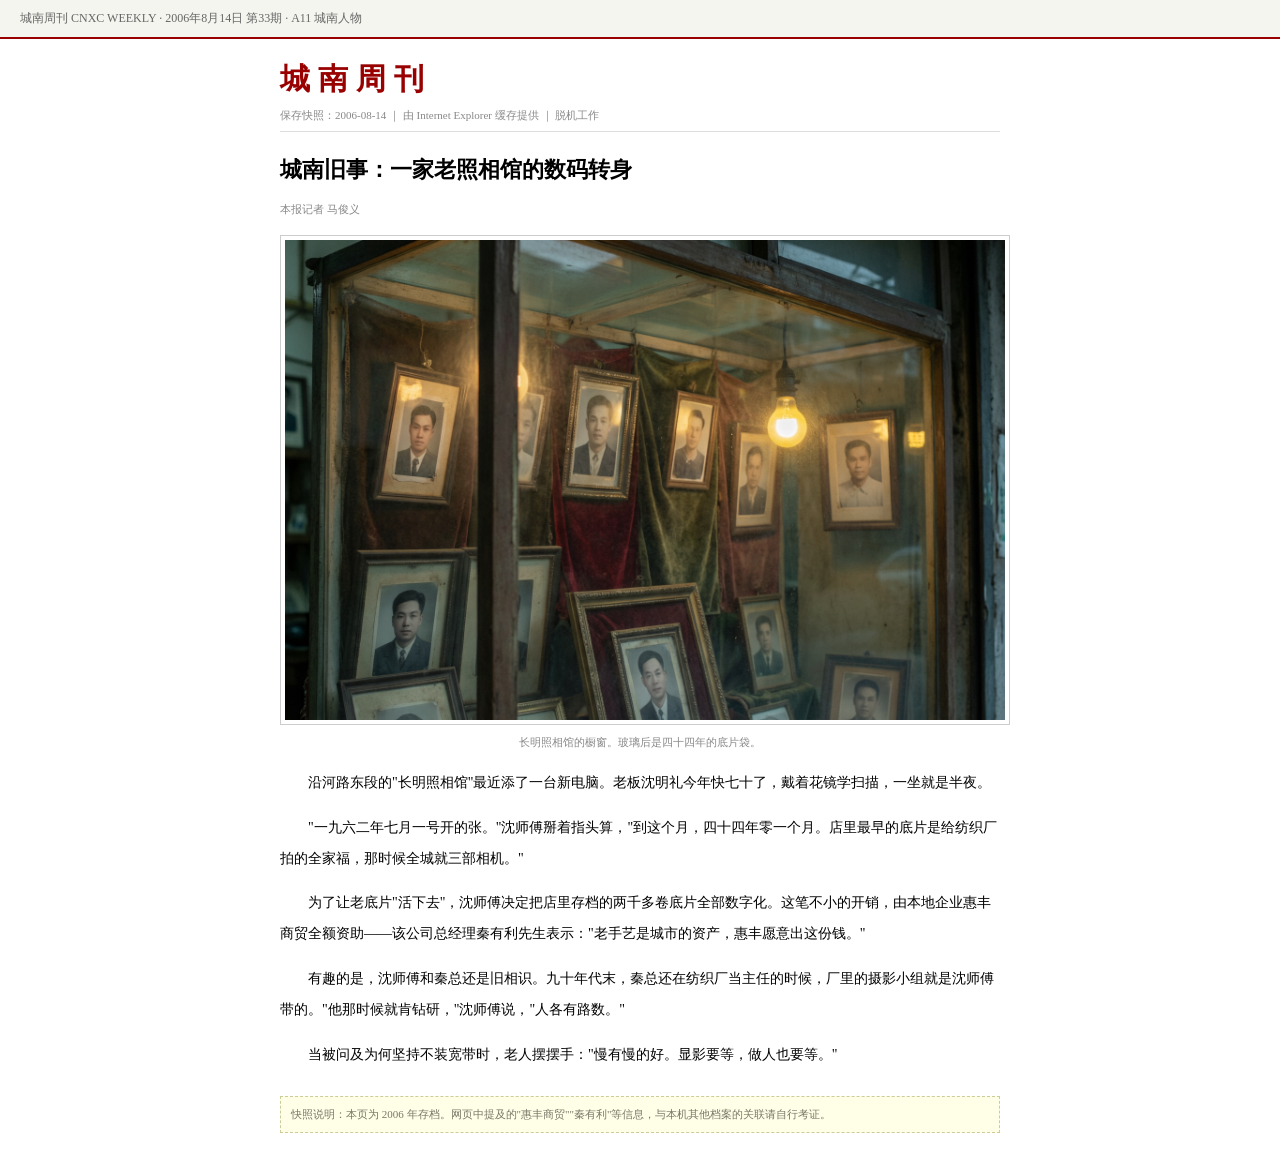
<file: web/ie_news.html>
<!DOCTYPE html>
<html lang="zh-CN">
<head>
<meta charset="UTF-8">
<title>城南周刊 · 老照相馆的数码转身</title>
<style>
  body { margin:0; background:#fff; font-family:"SimSun",serif; color:#000; user-select:text; }
  .top { background:#f5f5f0; border-bottom:2px solid #900; padding:10px 20px; font-size:12px; color:#666; }
  .wrap { max-width:720px; margin:20px auto; padding:0 16px; }
  .logo { font-size:30px; letter-spacing:8px; color:#900; font-weight:bold; }
  .date { font-size:11px; color:#888; margin:8px 0 20px; border-bottom:1px solid #ddd; padding-bottom:8px; }
  h1 { font-size:22px; line-height:1.6; }
  .meta { font-size:11px; color:#888; margin:10px 0 18px; }
  p { font-size:14px; line-height:2.2; text-indent:2em; margin-bottom:14px; }
  .img { text-align:center; margin:18px 0; }
  .img img { max-width:100%; border:1px solid #ccc; padding:4px; background:#fff; }
  .cap { font-size:11px; color:#888; margin-top:6px; }
  .note { margin-top:26px; padding:10px; background:#ffffe8; border:1px dashed #cc9; font-size:11px; color:#776; }
</style>
</head>
<body>
  <div class="top">城南周刊 CNXC WEEKLY · 2006年8月14日 第33期 · A11 城南人物</div>
  <div class="wrap">
    <div class="logo">城南周刊</div>
    <div class="date">保存快照：2006-08-14 ｜ 由 Internet Explorer 缓存提供 ｜ 脱机工作</div>
    <h1>城南旧事：一家老照相馆的数码转身</h1>
    <div class="meta">本报记者 马俊义</div>

    <div class="img"><img src="../assets/img/shopwindow.jpg"><div class="cap">长明照相馆的橱窗。玻璃后是四十四年的底片袋。</div></div>

    <p>沿河路东段的"长明照相馆"最近添了一台新电脑。老板沈明礼今年快七十了，戴着花镜学扫描，一坐就是半夜。</p>

    <p>"一九六二年七月一号开的张。"沈师傅掰着指头算，"到这个月，四十四年零一个月。店里最早的底片是给纺织厂拍的全家福，那时候全城就三部相机。"</p>

    <p>为了让老底片"活下去"，沈师傅决定把店里存档的两千多卷底片全部数字化。这笔不小的开销，由本地企业惠丰商贸全额资助——该公司总经理秦有利先生表示："老手艺是城市的资产，惠丰愿意出这份钱。"</p>

    <p>有趣的是，沈师傅和秦总还是旧相识。九十年代末，秦总还在纺织厂当主任的时候，厂里的摄影小组就是沈师傅带的。"他那时候就肯钻研，"沈师傅说，"人各有路数。"</p>

    <p>当被问及为何坚持不装宽带时，老人摆摆手："慢有慢的好。显影要等，做人也要等。"</p>

    <div class="note">快照说明：本页为 2006 年存档。网页中提及的"惠丰商贸""秦有利"等信息，与本机其他档案的关联请自行考证。</div>
  </div>
</body>
</html>
</file>
<file: shared/xp.css>
/* ============================================================
   《显影》 — XP 时代视觉系统（Luna 蓝 / 拟真窗口 / 微恐层）
   ============================================================ */
* { margin: 0; padding: 0; box-sizing: border-box; }

html, body { width: 100%; height: 100%; overflow: hidden; }

body {
  font-family: Tahoma, "Microsoft YaHei", "SimSun", sans-serif;
  background: #3a6ea5;
  -webkit-font-smoothing: antialiased;
  user-select: none;
}

/* 扫描线（全局微弱） */
.crt-overlay {
  position: fixed; inset: 0; z-index: 9000; pointer-events: none;
  background: linear-gradient(rgba(18,16,16,0) 50%, rgba(0,0,0,.14) 50%);
  background-size: 100% 3px;
  mix-blend-mode: multiply;
}
.crt-vignette {
  position: fixed; inset: 0; z-index: 9001; pointer-events: none;
  background: radial-gradient(ellipse at center, transparent 62%, rgba(0,0,0,.42) 100%);
}

/* ---------------- 任务栏 ---------------- */
.taskbar {
  position: absolute; bottom: 0; left: 0; right: 0; height: 30px; z-index: 5000;
  background: linear-gradient(to bottom, #245edb 0%, #3f8cf3 9%, #245edb 18%, #245edb 92%, #333 100%);
  display: flex; align-items: center;
}
.start-btn {
  height: 100%; display: flex; align-items: center; gap: 6px; padding: 0 18px 0 10px;
  background: linear-gradient(to bottom, #3b823b 0%, #4a9e4a 20%, #328a32 80%, #206120 100%);
  border-radius: 0 10px 10px 0; color: #fff; font-weight: bold; font-style: italic; font-size: 14px;
  border: none; cursor: pointer; box-shadow: inset 1px 1px 3px rgba(255,255,255,.4), 2px 0 3px rgba(0,0,0,.3);
  text-shadow: 1px 1px 2px rgba(0,0,0,.7);
}
.start-btn:hover { filter: brightness(1.1); }
.task-items { display: flex; gap: 4px; margin-left: 8px; flex: 1; overflow: hidden; }
.task-item {
  max-width: 160px; padding: 3px 10px; font-size: 11px; color: #fff;
  background: rgba(255,255,255,.18); border-radius: 2px;
  white-space: nowrap; overflow: hidden; text-overflow: ellipsis; cursor: pointer;
  box-shadow: inset 1px 1px 2px rgba(255,255,255,.25);
}
.tray {
  height: 100%; display: flex; align-items: center; gap: 10px; padding: 0 12px;
  background: #0f82d1; color: #fff; font-size: 11px;
  border-left: 1px solid #14599c; box-shadow: inset 1px 0 2px rgba(255,255,255,.2);
}
.tray .mute-btn { cursor: pointer; opacity: .9; }
.tray .mute-btn:hover { opacity: 1; }

/* 开始菜单 */
.start-menu {
  display: none; position: absolute; bottom: 30px; left: 0; width: 260px; z-index: 5200;
  background: #fff; border: 1px solid #0a246a; border-radius: 4px 4px 0 0; overflow: hidden;
  box-shadow: 2px -2px 8px rgba(0,0,0,.5);
}
.start-menu.show { display: block; }
.sm-header {
  background: linear-gradient(to bottom, #1868ce, #3f8cf3); color: #fff; padding: 10px 12px;
  font-size: 13px; font-weight: bold; display: flex; align-items: center; gap: 8px;
}
.sm-header .avatar { width: 28px; height: 28px; background: #d8e4f8; border: 2px solid #fff; border-radius: 3px; }
.sm-body { padding: 6px; }
.sm-item { padding: 7px 10px; font-size: 12px; color: #1a1a1a; border-radius: 2px; cursor: pointer; }
.sm-item:hover { background: #316ac5; color: #fff; }
.sm-footer {
  border-top: 1px solid #d0d0d0; padding: 8px; display: flex; justify-content: flex-end; gap: 6px;
  background: #ece9d8;
}
.sm-btn {
  padding: 5px 14px; font-size: 12px; background: #f0f0ea; border: 1px solid #003c74;
  border-radius: 2px; cursor: pointer;
}
.sm-btn:hover { background: #dcdcd6; }

/* ---------------- 桌面图标 ---------------- */
.desktop { position: absolute; inset: 0 0 30px 0; padding: 12px; display: flex; flex-direction: column; flex-wrap: wrap; align-content: flex-start; gap: 14px; }
.dicon { width: 80px; display: flex; flex-direction: column; align-items: center; cursor: pointer; padding: 4px 0; }
.dicon .ic {
  width: 46px; height: 46px; display: flex; align-items: center; justify-content: center;
  font-size: 34px; filter: drop-shadow(1px 2px 2px rgba(0,0,0,.5)); position: relative;
}
.dicon .lb {
  margin-top: 4px; font-size: 12px; color: #fff; text-align: center; line-height: 1.3; padding: 1px 4px;
  text-shadow: 1px 1px 0 #000, -1px -1px 0 #000, 1px -1px 0 #000, -1px 1px 0 #000;
}
.dicon:hover .lb { background: rgba(0,85,229,.55); outline: 1px dotted rgba(255,255,255,.6); }
.dicon.selected .lb { background: #0a246a; outline: 1px dotted #fff; }

/* ---------------- XP 窗口 ---------------- */
.xpwin {
  position: absolute; min-width: 320px; max-width: 94vw; display: none; z-index: 100;
  background: #ece9d8; border: 3px solid #0855dd; border-radius: 8px 8px 0 0;
  box-shadow: 2px 3px 14px rgba(0,0,0,.55);
  flex-direction: column; max-height: calc(100% - 20px);
}
.xpwin.open { display: flex; }
.xpwin.dragging { opacity: .92; }
.xp-titlebar {
  background: linear-gradient(to bottom, #0058e6 0%, #3a93ff 8%, #288eff 40%, #127dff 88%, #036bfe 100%);
  color: #fff; font-size: 12px; font-weight: bold; padding: 5px 8px;
  display: flex; justify-content: space-between; align-items: center; cursor: move;
  text-shadow: 1px 1px 2px rgba(0,0,0,.6); border-radius: 5px 5px 0 0;
}
.xp-close {
  width: 20px; height: 20px; line-height: 18px; text-align: center; cursor: pointer;
  background: #e81123; border: 1px solid #fff; border-radius: 3px; font-size: 12px; font-weight: bold;
  box-shadow: inset 1px 1px 2px rgba(255,255,255,.4);
}
.xp-close:hover { background: #f04a57; }
.xp-body { padding: 10px; overflow: auto; flex: 1; font-size: 12px; color: #000; }

/* 窗口内通用 */
.xp-toolbar { background: #ece9d8; border-bottom: 1px solid #d4d0c8; padding: 4px 8px; font-size: 11px; color: #333; display: flex; gap: 14px; }
.xp-btn {
  padding: 4px 14px; font-size: 12px; background: linear-gradient(to bottom,#fff,#e3e3dd);
  border: 1px solid #7f9db9; border-radius: 2px; cursor: pointer; color: #000;
}
.xp-btn:hover { border-color: #0855dd; }
.xp-btn:disabled { color: #999; cursor: not-allowed; }
.xp-input {
  padding: 4px 6px; font-size: 12px; border: 1px solid #7f9db9; outline: none; background: #fff;
}
.xp-input:focus { border-color: #0855dd; }
.err { color: #d00; font-size: 12px; margin-top: 6px; display: none; }
.hintbox { background: #ffffe1; border: 1px solid #d8d8a8; padding: 6px 8px; font-size: 11px; color: #444; margin-top: 8px; }

/* ---------------- 模态 ---------------- */
.xy-modal-wrap {
  position: fixed; inset: 0; z-index: 9500; display: flex; align-items: center; justify-content: center;
  background: rgba(0,0,0,.45); opacity: 0; transition: opacity .25s;
}
.xy-modal-wrap.show { opacity: 1; }
.xy-modal {
  background: #ece9d8; border: 3px solid #0855dd; border-radius: 8px; max-width: 560px; width: 92%;
  padding: 18px; font-size: 13px; color: #000; box-shadow: 0 6px 30px rgba(0,0,0,.6);
  max-height: 84vh; overflow: auto;
}
.xy-modal h3 { font-size: 14px; margin-bottom: 10px; color: #0a246a; }
.xy-modal p { line-height: 1.9; font-size: 12.5px; }
.xy-modal .btn-row { margin-top: 16px; text-align: center; display: flex; gap: 10px; justify-content: center; }

/* ---------------- 通用文本 ---------------- */
.doc-paper {
  background: #fff; border: 1px solid #b0b0b0; padding: 22px 26px; line-height: 2.1;
  font-family: "SimSun", serif; font-size: 13px; color: #222; user-select: text; cursor: text;
  box-shadow: 2px 2px 6px rgba(0,0,0,.25);
}
.red-pen { color: #c1121f; font-family: "KaiTi","楷体",serif; }
.stamp-red {
  display: inline-block; border: 2px solid rgba(178,34,34,.75); color: rgba(178,34,34,.8);
  padding: 2px 10px; font-weight: bold; transform: rotate(-6deg); font-family: "KaiTi",serif;
}
.clue-toast {
  position: fixed; right: 18px; bottom: 44px; z-index: 9400; max-width: 320px;
  background: #fffbe8; border: 1px solid #c8b460; box-shadow: 0 4px 14px rgba(0,0,0,.35);
  padding: 12px 14px; font-size: 12px; color: #4a3a00; border-radius: 4px;
  transform: translateY(20px); opacity: 0; transition: all .4s; line-height: 1.8;
}
.clue-toast.show { transform: none; opacity: 1; }

/* ---------------- 剪贴板式线索卡 ---------------- */
.clue-chip {
  display: inline-block; margin: 3px; padding: 5px 9px; font-size: 11px; border-radius: 3px;
  background: #f4f0e2; border: 1px solid #b8ab84; cursor: pointer; line-height: 1.6; color: #332;
}
.clue-chip:hover { background: #fdf6d8; border-color: #0855dd; }
.clue-chip.used { opacity: .55; background: #e7e7df; }

/* ---------------- 微恐：喘息调光层 ---------------- */
.breath-dim {
  position: fixed; inset: 0; background: #000; opacity: 0; pointer-events: none; z-index: 9200;
  transition: opacity 2.4s ease;
}
.breath-dim.on { opacity: .82; }
.breath-text {
  position: fixed; inset: 0; z-index: 9201; display: none; align-items: center; justify-content: center;
  color: #6b1010; font-size: 15px; letter-spacing: 6px; font-family: "SimSun",serif;
  text-shadow: 0 0 12px rgba(160,0,0,.5); pointer-events: none;
}
.breath-text.show { display: flex; }

/* ---------------- 印样格 ---------------- */
.contact-sheet {
  background: #14110d; padding: 14px; border: 1px solid #3c342a; box-shadow: inset 0 0 24px #000;
  display: grid; grid-template-columns: repeat(7, 1fr); gap: 7px;
}
.cs-cell { position: relative; aspect-ratio: 4/3; background: #060505; border: 1px solid #2c261e; cursor: pointer; overflow: hidden; }
.cs-cell img { width: 100%; height: 100%; object-fit: cover; filter: invert(1) grayscale(1) contrast(1.15) brightness(.9); opacity: .85; }
.cs-cell.burn { background: radial-gradient(circle, #17120e 0%, #050403 80%); }
.cs-cell .no { position: absolute; left: 3px; top: 2px; font-size: 9px; color: #c96; font-family: monospace; text-shadow: 0 0 3px #000; }
.cs-cell:hover { border-color: #c96; }
.cs-cell.viewed::after { content: '●'; position: absolute; right: 3px; top: 2px; font-size: 8px; color: #d33; }

/* ---------------- 明室（图像分析台） ---------------- */
.lighttable-wrap { background: #2c2c2c; border: 1px solid #111; padding: 10px; }
.lt-stage {
  position: relative; width: 100%; height: 340px; background: #101010 center/contain no-repeat;
  border: 1px solid #444; overflow: hidden;
}
.lt-stage img.main { position: absolute; inset: 0; width: 100%; height: 100%; object-fit: contain; }
.lt-overlay { position: absolute; inset: 0; opacity: 0; transition: opacity .5s; pointer-events: none; }
.lt-ctl { margin-top: 10px; font-size: 11px; color: #ddd; display: grid; grid-template-columns: auto 1fr auto; gap: 4px 10px; align-items: center; }
.lt-ctl input[type=range] { width: 100%; accent-color: #d33; }
.lt-mag {
  position: absolute; width: 150px; height: 150px; border: 2px solid #eee; border-radius: 50%;
  background: #000 center/300% no-repeat; pointer-events: none; display: none; z-index: 5;
  box-shadow: 0 0 0 9999px rgba(0,0,0,.25);
}

/* 照片边缘裁切（去除素材边角瑕疵，视觉无感） */
#viewerBody img, #explorerMain img { clip-path: inset(2.2%); }
.lt-overlay img { transform: scale(1.08); object-fit: contain; }

/* ---------------- 台账绿屏 ---------------- */
.ledger-screen {
  background: #02170a; color: #58ff9d; font-family: "Courier New", "SimSun", monospace;
  font-size: 12px; padding: 12px; border: 1px solid #0a3; min-height: 300px; text-shadow: 0 0 4px rgba(60,255,140,.5);
}
.ledger-screen table { width: 100%; border-collapse: collapse; font-size: 11px; }
.ledger-screen th, .ledger-screen td { border: 1px solid #0a5c2e; padding: 4px 6px; text-align: left; white-space: nowrap; }
.ledger-screen th { color: #b8ffd0; background: rgba(20,80,40,.4); }
.ledger-screen tr:hover td { background: rgba(40,160,80,.15); }
.ledger-line { line-height: 1.9; }
.ledger-cursor { display: inline-block; width: 8px; height: 14px; background: #58ff9d; animation: blinkc 1s steps(1) infinite; vertical-align: -2px; }
@keyframes blinkc { 50% { opacity: 0; } }

/* ---------------- 电话 ---------------- */
.phone-body { display: flex; gap: 14px; }
.phone-pad { display: grid; grid-template-columns: repeat(3, 54px); gap: 7px; }
.phone-key {
  height: 40px; background: linear-gradient(to bottom,#fff,#dcd8ce); border: 1px solid #8a8a7a;
  border-radius: 5px; font-size: 15px; font-weight: bold; cursor: pointer; color: #222;
  box-shadow: 0 2px 0 #8a8a7a;
}
.phone-key:active { transform: translateY(2px); box-shadow: none; }
.phone-lcd {
  background: #9fb27e; border: 1px solid #55603f; padding: 10px; height: 200px; width: 300px;
  font-family: "Courier New", monospace; font-size: 12px; color: #1d2413; overflow: auto; line-height: 1.7;
}

/* ---------------- 播放器 ---------------- */
.tape-row { display: flex; flex-direction: column; gap: 8px; }
.tape {
  border: 1px solid #99917c; background: linear-gradient(to bottom,#f7f3e8,#e6dfc9);
  padding: 10px 12px; cursor: pointer; border-radius: 3px;
}
.tape:hover { border-color: #0855dd; }
.tape.locked { opacity: .55; cursor: not-allowed; }
.tape .t-name { font-size: 13px; font-weight: bold; color: #222; }
.tape .t-sub { font-size: 11px; color: #666; margin-top: 3px; }
.rn-noise { margin-top: 10px; background: #111; color: #c8ffd0; font-family: monospace; font-size: 12px; padding: 10px; min-height: 120px; line-height: 2; white-space: pre-wrap; }

/* ---------------- 档案板 ---------------- */
.board-grid { display: flex; flex-direction: column; gap: 12px; }
.board-group { border: 1px solid #b8ab84; background: #faf6ea; padding: 10px; }
.board-group h4 { font-size: 12px; color: #5a4a1a; margin-bottom: 8px; letter-spacing: 2px; }
.board-slots { display: flex; flex-direction: column; gap: 6px; }
.board-slot {
  min-height: 34px; border: 1px dashed #a89a70; background: #fff; padding: 6px 8px; font-size: 11.5px;
  color: #555; cursor: pointer; line-height: 1.5;
}
.board-slot.filled { border: 1px solid #7a6a3a; background: #fdf9ec; color: #222; }
.board-slot.shake { animation: shk .3s; border-color: #c22; }
@keyframes shk { 25% { transform: translateX(-4px);} 75% { transform: translateX(4px);} }

/* ---------------- 文件管理器 ---------------- */
.explorer-wrap { display: flex; min-height: 320px; }
.explorer-side { width: 150px; border-right: 1px solid #d4d0c8; padding: 6px; background: #f4f2ea; }
.explorer-side .fd { padding: 5px 8px; font-size: 12px; cursor: pointer; border-radius: 2px; color: #222; }
.explorer-side .fd:hover { background: #d8e4f8; }
.explorer-side .fd.active { background: #316ac5; color: #fff; }
.explorer-main { flex: 1; padding: 10px; display: flex; flex-wrap: wrap; gap: 12px; align-content: flex-start; }
.fitem { width: 84px; text-align: center; cursor: pointer; }
.fitem .fi { font-size: 34px; }
.fitem .fl { font-size: 11px; margin-top: 4px; color: #111; word-break: break-all; line-height: 1.4; }
.fitem:hover .fl { background: #d8e4f8; }
.fitem.locked { opacity: .5; }

/* ---------------- IE ---------------- */
.ie-page { background: #fff; user-select: text; }
.ie-iframe { width: 100%; height: 430px; border: 1px solid #888; background: #fff; }

/* 微恐：壁纸阴影人 */
.wall-figure {
  position: fixed; z-index: 1; bottom: 34px; right: 6vw; width: 46px; height: 130px; pointer-events: none;
  background: linear-gradient(to bottom, rgba(10,8,8,.0), rgba(10,8,8,.55));
  filter: blur(2px); opacity: 0; transition: opacity 6s;
}
.wall-figure.show { opacity: .8; }
</file>
